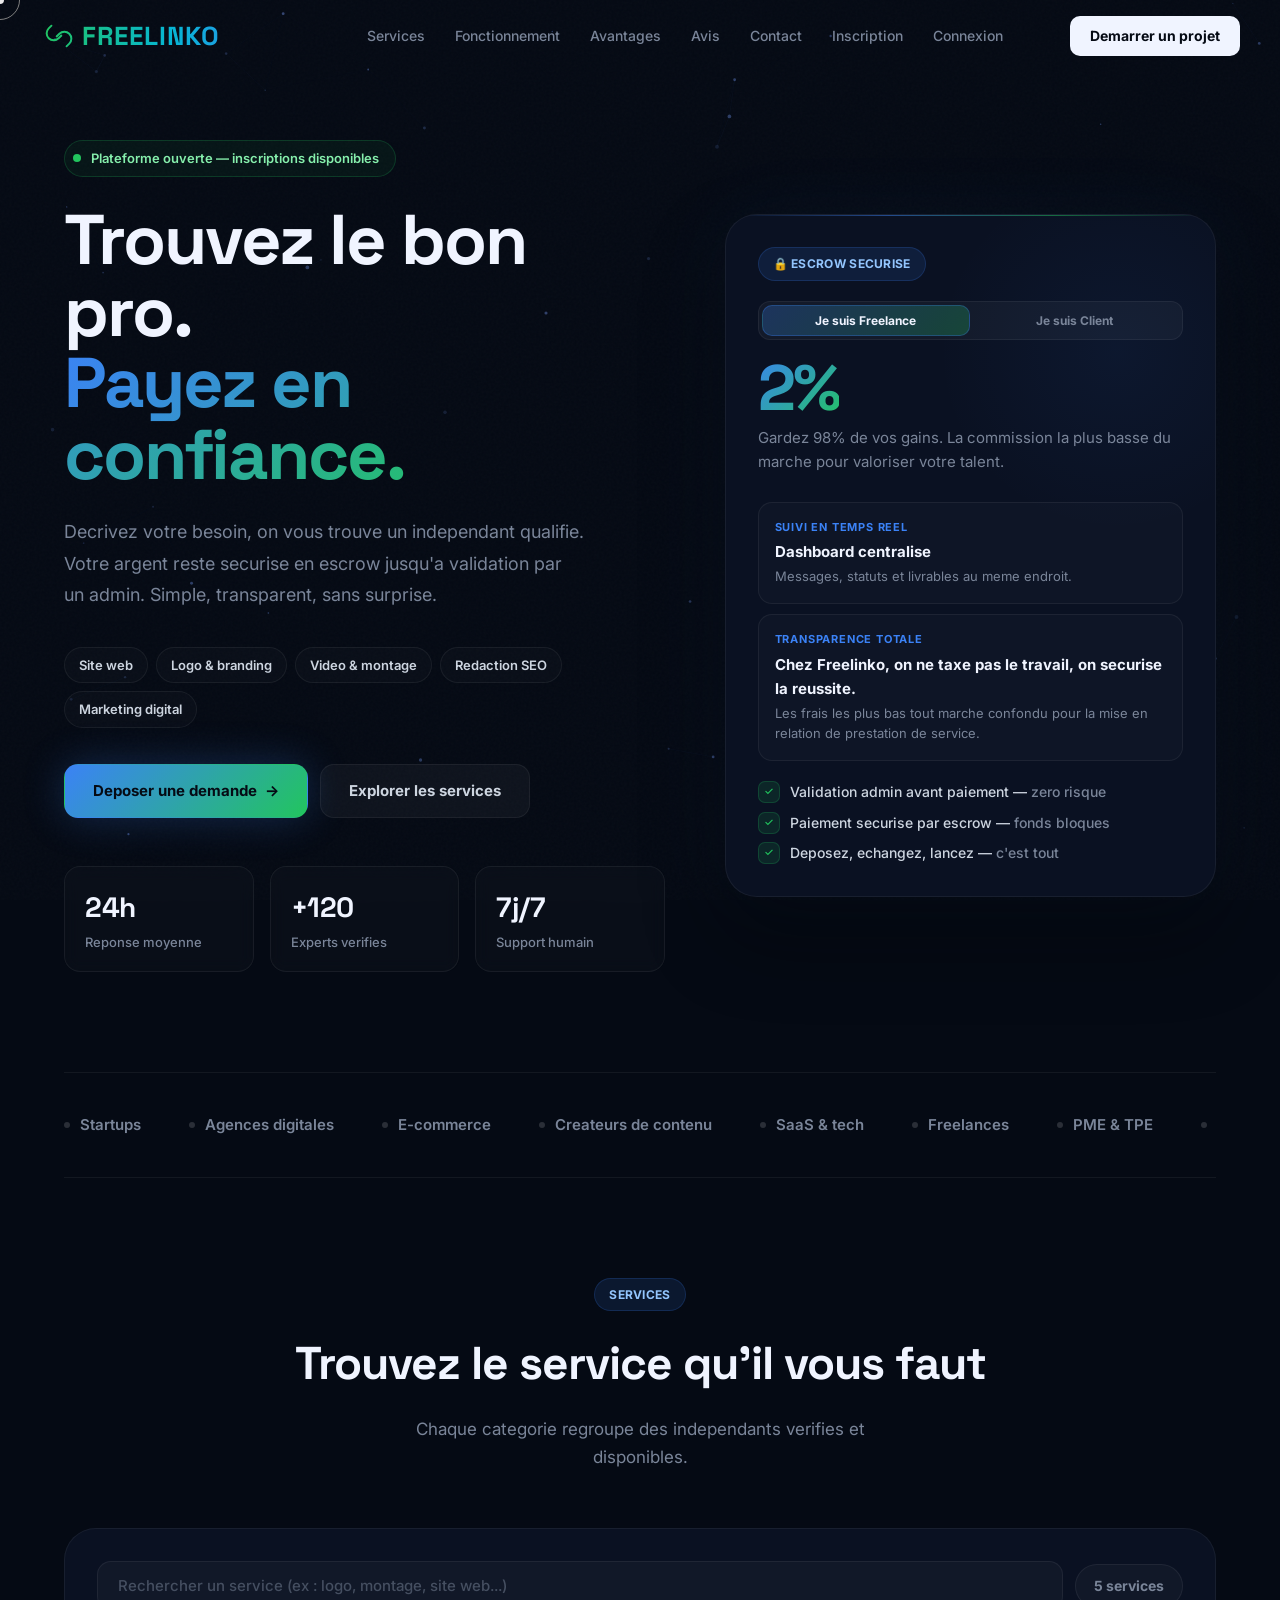
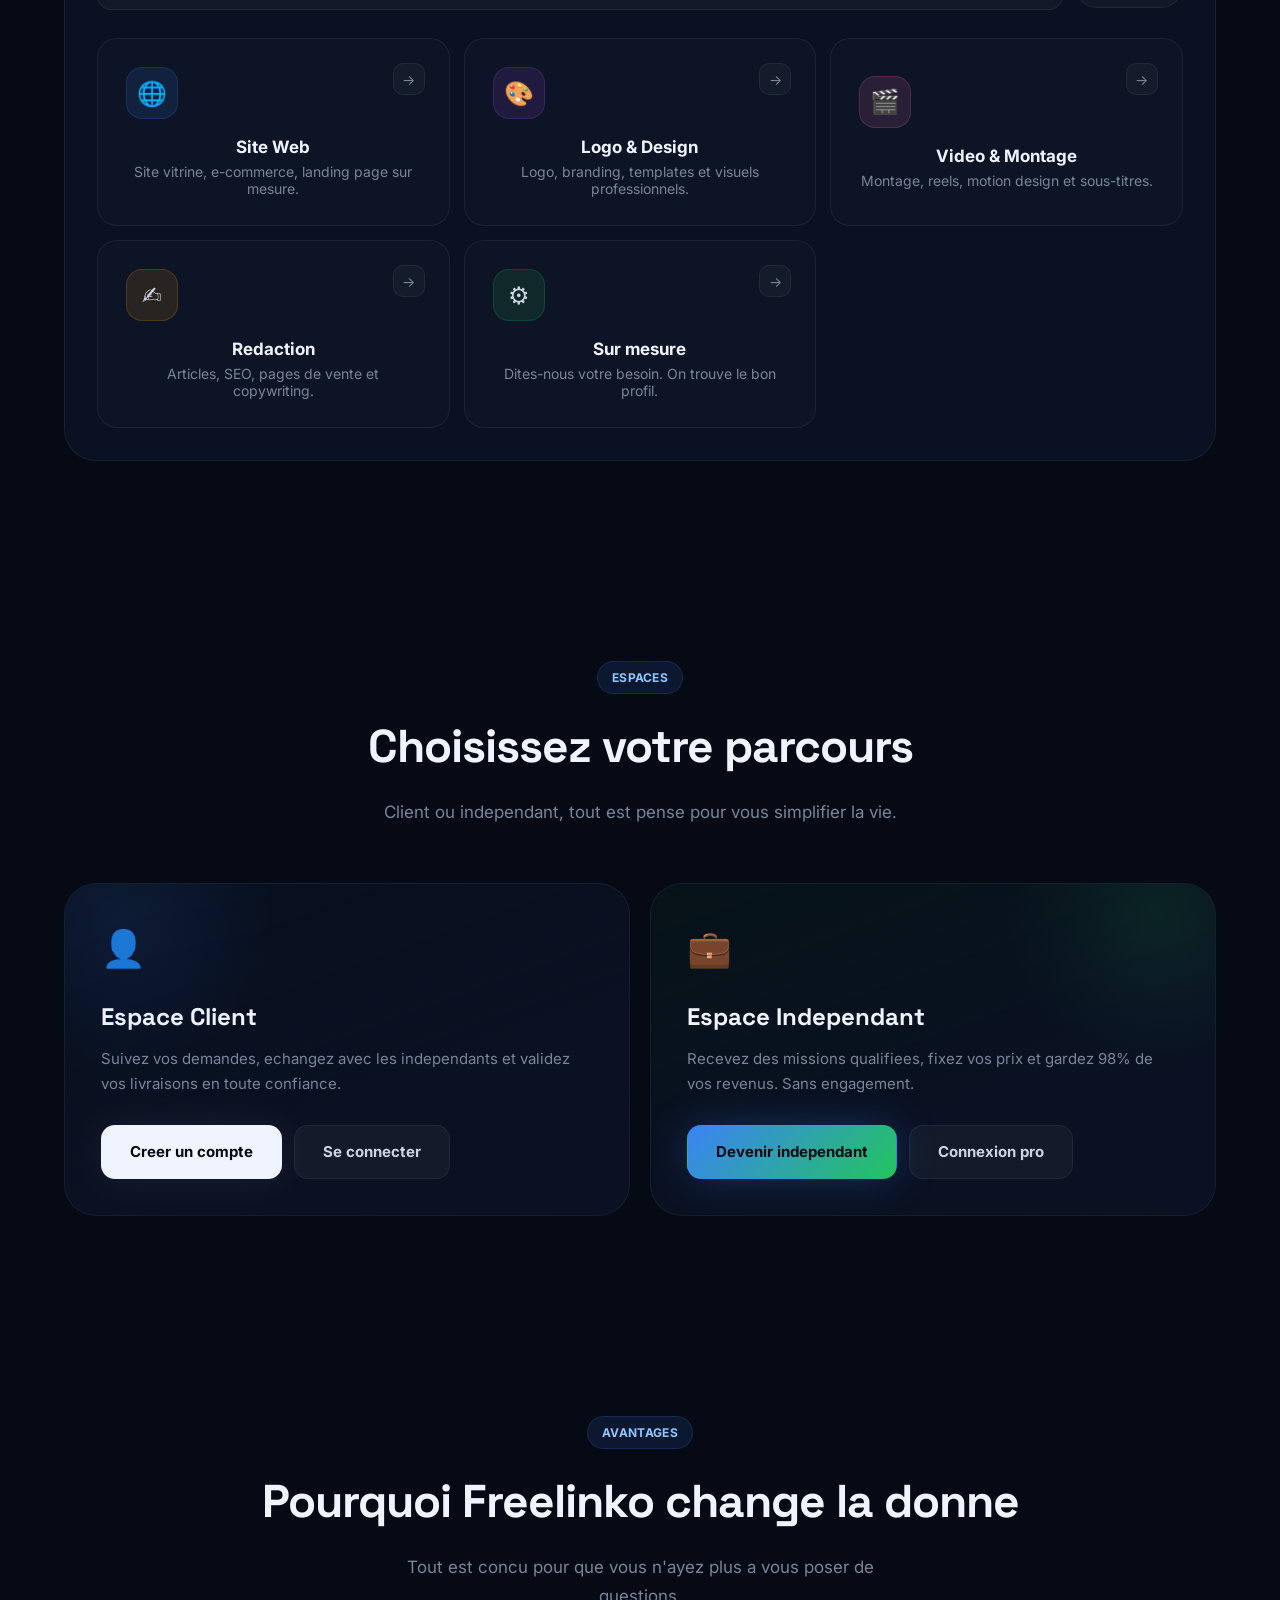
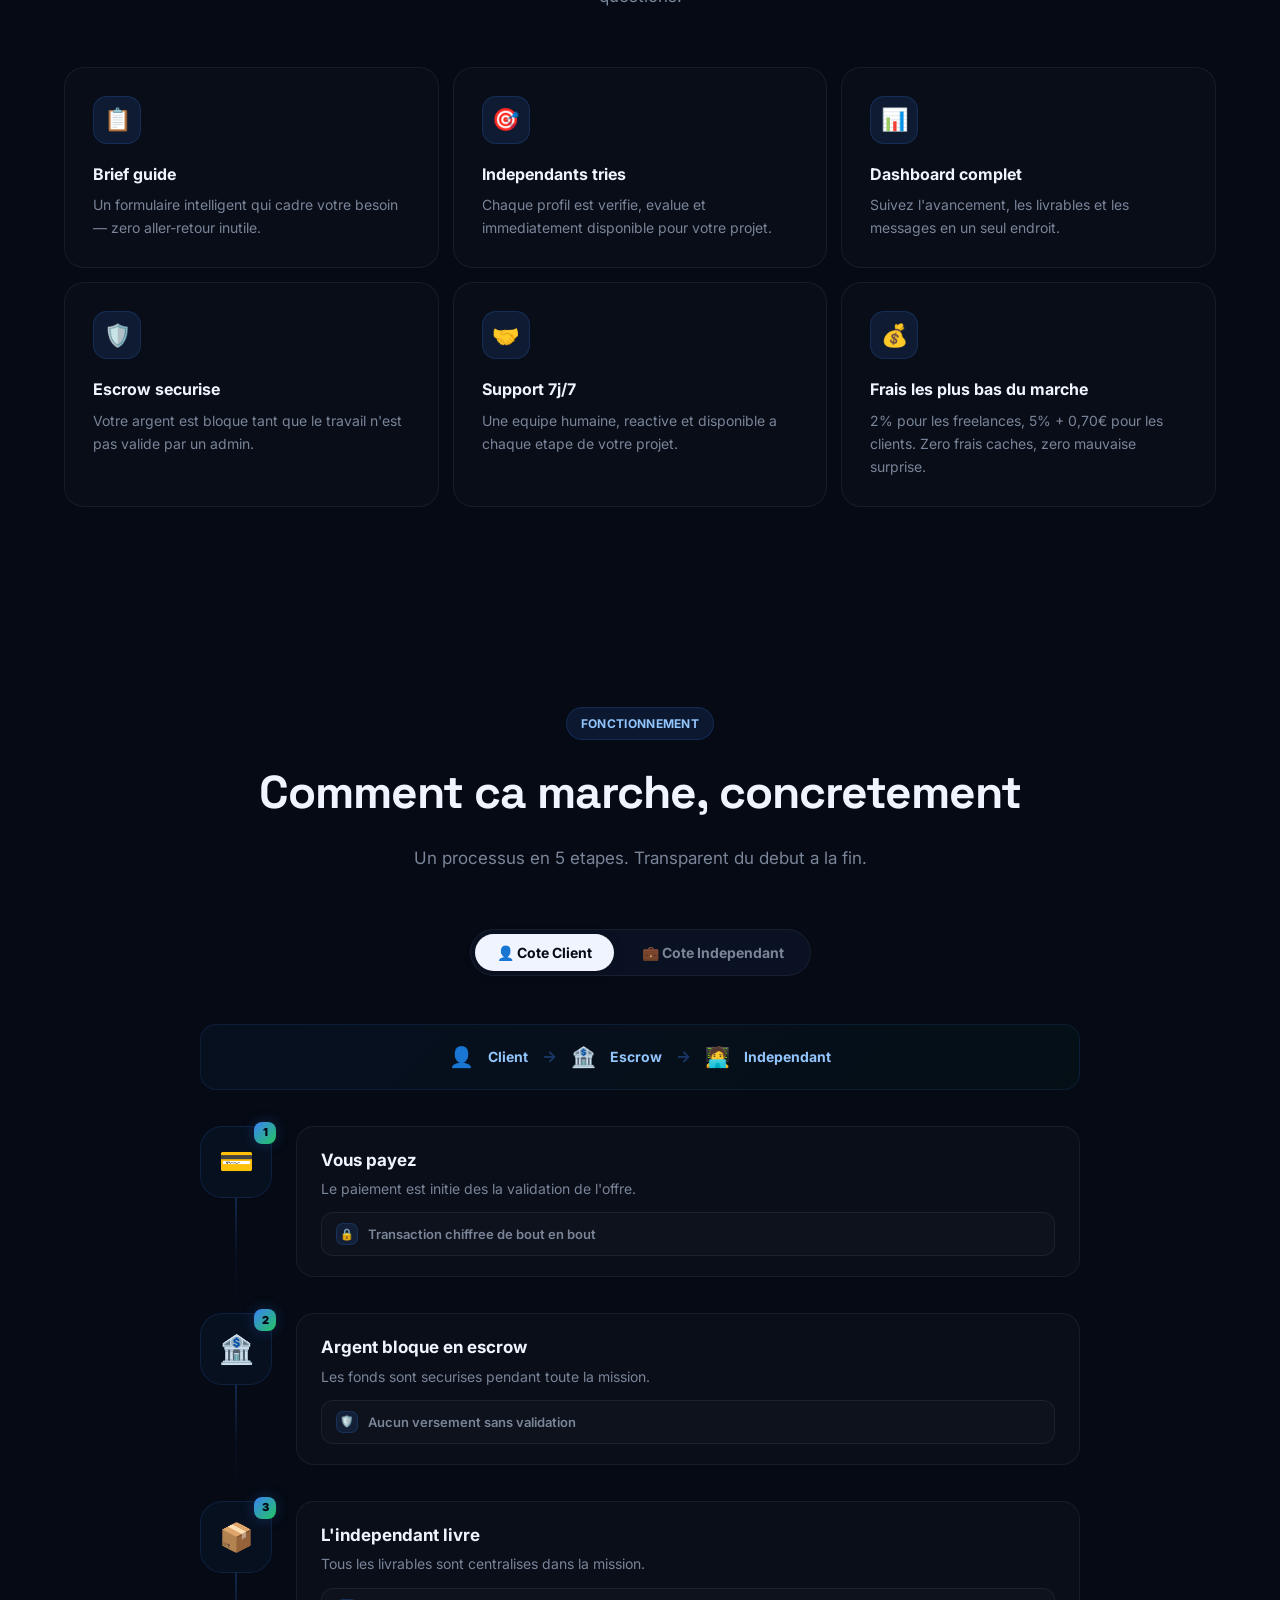
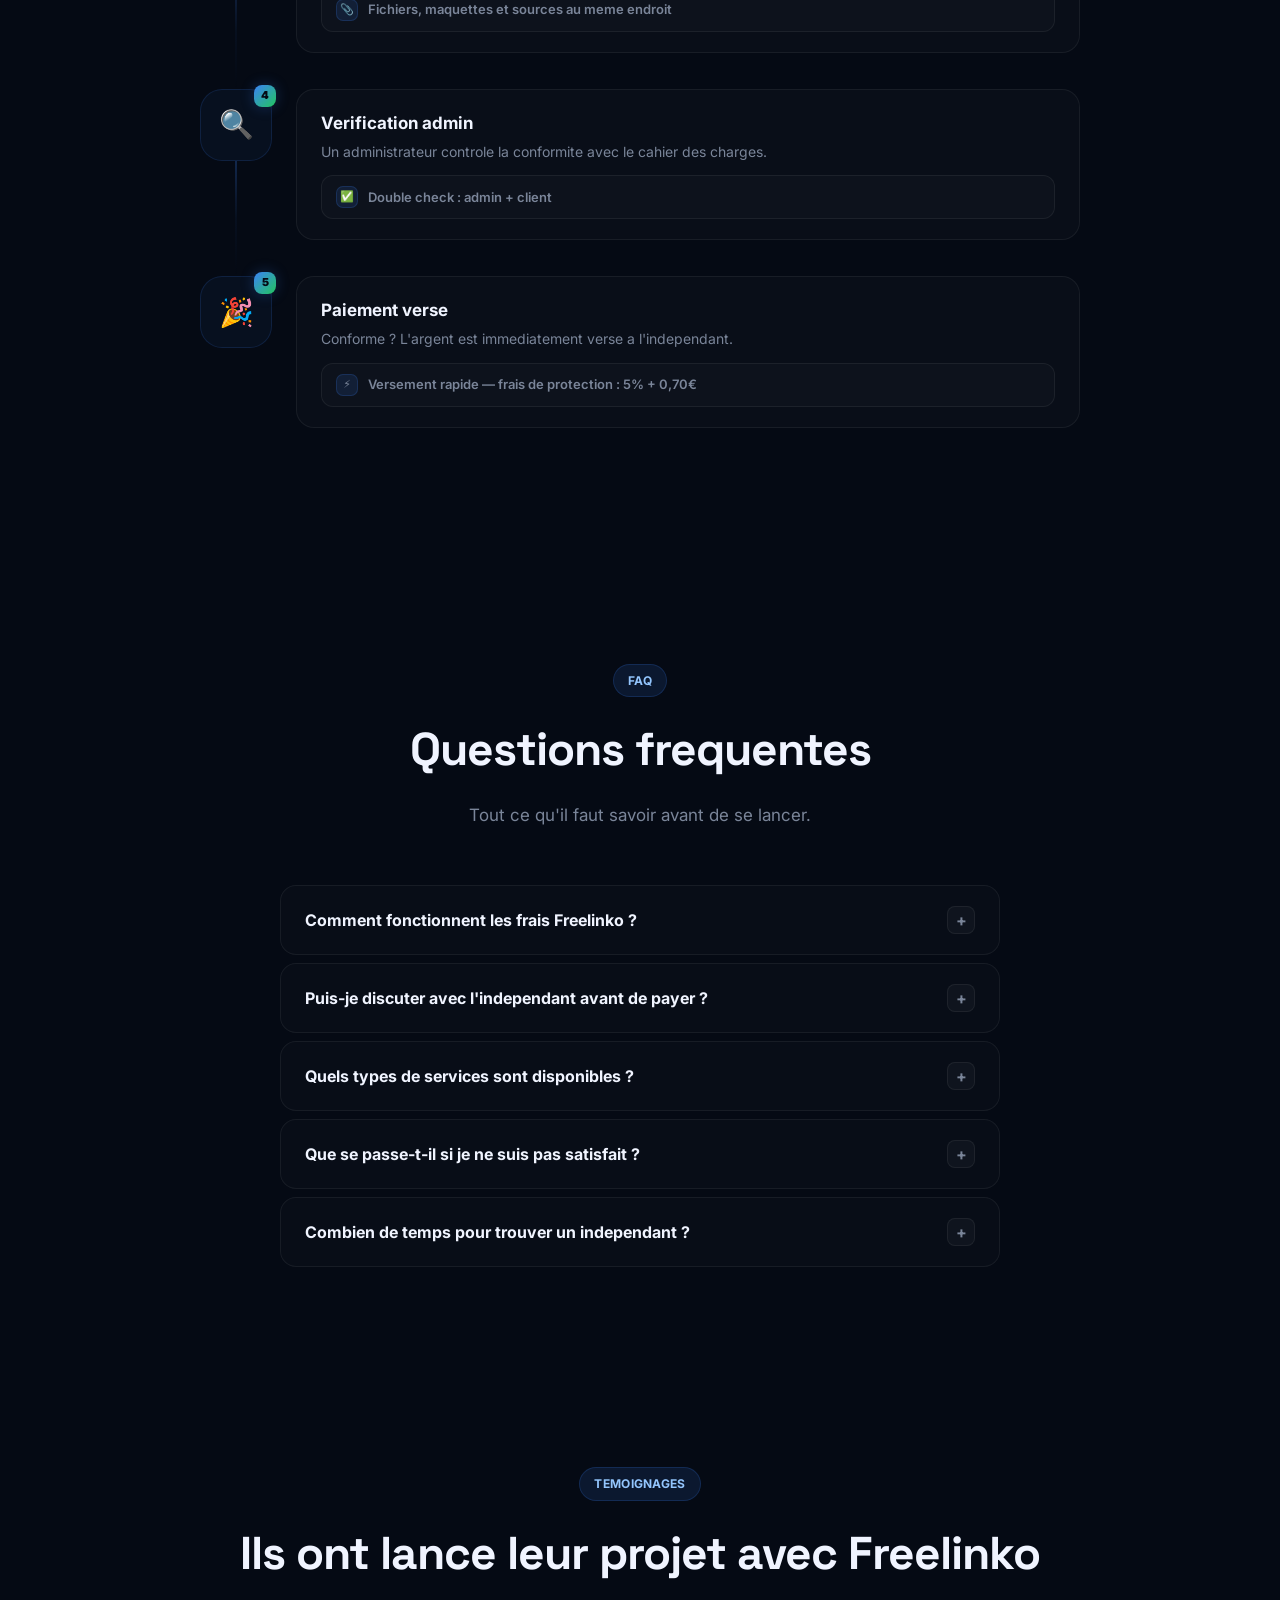
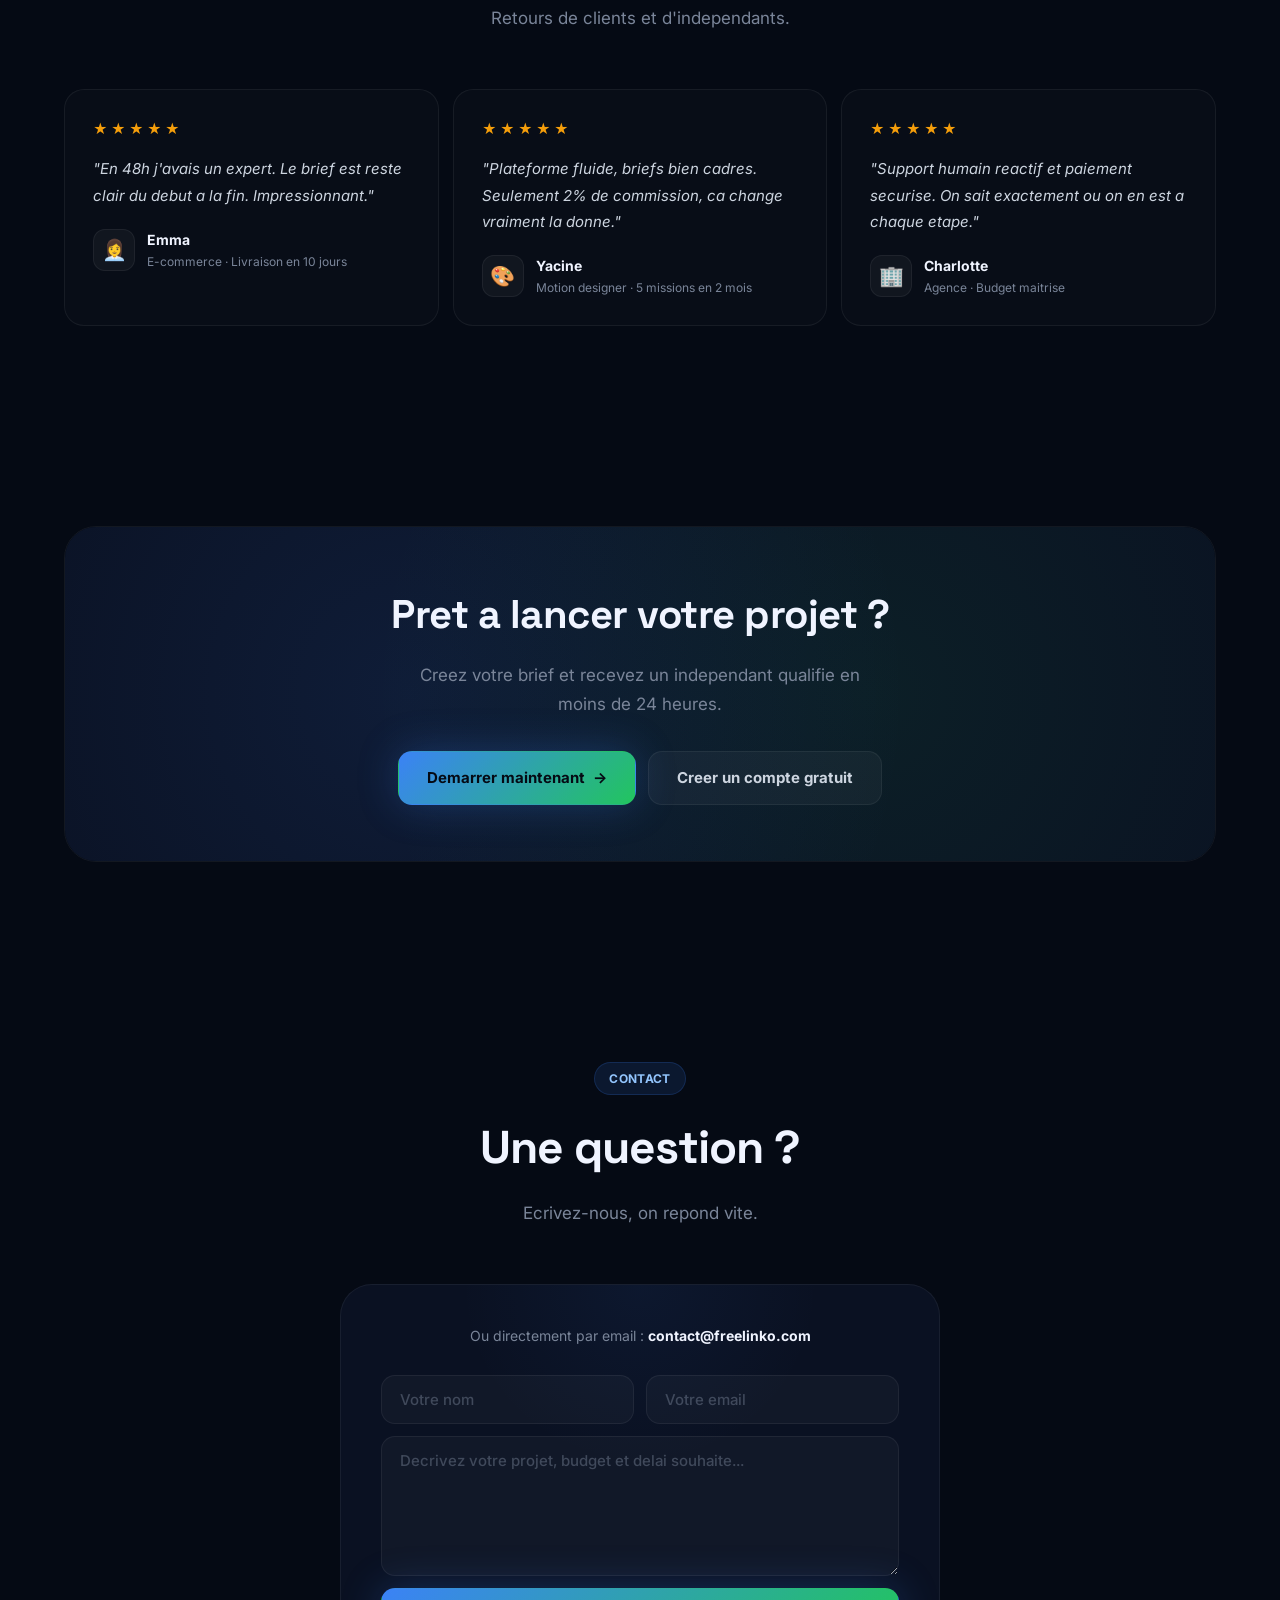
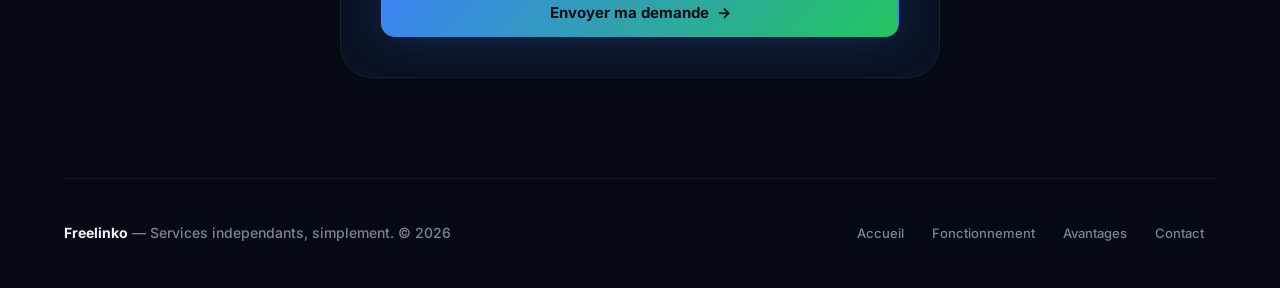
<file: index.html>
<!doctype html>
<html lang="fr">
<head>
  <meta charset="utf-8"/>
  <meta name="viewport" content="width=device-width,initial-scale=1"/>
  <title>Freelinko — Trouvez le bon independant, en toute confiance</title>
  <meta name="description" content="Freelinko met en relation clients et independants qualifies avec paiement escrow securise. Les frais les plus bas du marche, support humain 7j/7."/>
  <meta name="theme-color" content="#050a14"/>
  <meta property="og:title" content="Freelinko — Services independants, simplement"/>
  <meta property="og:description" content="Embauchez un professionnel qualifie en 2 minutes. Paiement securise par escrow, les frais les plus bas du marche."/>
  <meta property="og:type" content="website"/>
  <meta name="twitter:card" content="summary_large_image"/>
  <link rel="preconnect" href="https://fonts.googleapis.com">
  <link rel="preconnect" href="https://fonts.gstatic.com" crossorigin>
  <link href="https://fonts.googleapis.com/css2?family=Inter:wght@400;500;600;700;800;900&family=Space+Grotesk:wght@600;700&display=swap" rel="stylesheet">
  <style>
    *,*::before,*::after{box-sizing:border-box;margin:0;padding:0}
    :root{
      --bg:#050a14;--surface:#0a1122;--surface2:#0f1730;
      --border:rgba(255,255,255,.06);--border-hover:rgba(255,255,255,.12);
      --text:#cdd5e0;--text-secondary:#7a8599;--white:#f0f4ff;
      --blue:#3b82f6;--blue-soft:rgba(59,130,246,.12);--blue-glow:rgba(59,130,246,.25);
      --green:#22c55e;--green-soft:rgba(34,197,94,.12);--green-glow:rgba(34,197,94,.25);
      --purple:#a855f7;--purple-soft:rgba(168,85,247,.12);
      --amber:#f59e0b;--amber-soft:rgba(245,158,11,.12);
      --pink:#f472b6;--pink-soft:rgba(244,114,182,.12);
      --radius:16px;--radius-lg:24px;--radius-xl:32px;
      --ease:cubic-bezier(.22,1,.36,1);
      --font:'Inter',system-ui,-apple-system,sans-serif;
      --font-display:'Space Grotesk','Inter',sans-serif;
    }
    html{scroll-behavior:smooth;-webkit-text-size-adjust:100%;overflow-x:hidden;overflow-y:scroll}
    body{font-family:var(--font);background:var(--bg);color:var(--text);line-height:1.6;-webkit-font-smoothing:antialiased;-moz-osx-font-smoothing:grayscale}
    a{color:inherit;text-decoration:none}
    button{font-family:inherit;cursor:pointer}
    ::selection{background:rgba(59,130,246,.25);color:var(--white)}
    img{display:block;max-width:100%}

    /* ── LOADER ── */
    #loader{position:fixed;inset:0;z-index:9999;background:var(--bg);display:grid;place-items:center;transition:opacity .6s ease,visibility .6s ease}
    #loader.done{opacity:0;visibility:hidden;pointer-events:none}
    .spinner{width:40px;height:40px;border:3px solid var(--border);border-top-color:var(--blue);border-radius:50%;animation:spin .7s linear infinite}
    @keyframes spin{to{transform:rotate(360deg)}}

    /* ── CURSOR ── */
    .cursor{position:fixed;pointer-events:none;z-index:9998;mix-blend-mode:difference;transition:width .35s var(--ease),height .35s var(--ease),opacity .3s ease}
    .cursor-dot{width:8px;height:8px;background:var(--white);border-radius:50%;transform:translate(-50%,-50%)}
    .cursor-ring{width:40px;height:40px;border:1.5px solid rgba(255,255,255,.5);border-radius:50%;transform:translate(-50%,-50%);transition:width .3s var(--ease),height .3s var(--ease),border-color .3s ease}
    .cursor-ring.hover{width:64px;height:64px;border-color:var(--blue)}
    @media(pointer:coarse){.cursor{display:none}}

    /* ── LAYOUT ── */
    .wrap{max-width:1200px;margin:0 auto;padding:0 24px}
    section{position:relative;z-index:2}

    /* ── AMBIENT BG ── */
    #particles{position:fixed;inset:0;z-index:0;pointer-events:none}
    .grain{position:fixed;inset:0;z-index:1;pointer-events:none;opacity:.025;background:url("data:image/svg+xml,%3Csvg viewBox='0 0 512 512' xmlns='http://www.w3.org/2000/svg'%3E%3Cfilter id='n'%3E%3CfeTurbulence type='fractalNoise' baseFrequency='.7' numOctaves='4' stitchTiles='stitch'/%3E%3C/filter%3E%3Crect width='100%25' height='100%25' filter='url(%23n)'/%3E%3C/svg%3E") repeat}

    /* ── NAV ── */
    .nav-wrap{position:fixed;top:0;left:0;right:0;z-index:90;padding:16px 24px;transition:all .35s ease}
    .nav-wrap.scrolled{background:rgba(5,10,20,.82);backdrop-filter:blur(24px) saturate(1.4);border-bottom:1px solid var(--border)}
    .nav{max-width:1200px;margin:0 auto;display:flex;align-items:center;justify-content:space-between;gap:12px}
    .brand{display:flex;align-items:center;gap:10px;font-family:var(--font-display);font-weight:700;font-size:20px;color:var(--white);letter-spacing:-.3px}
    .logo-mark{width:36px;height:36px;border-radius:10px;background:linear-gradient(135deg,var(--blue),var(--green));display:grid;place-items:center;box-shadow:0 0 24px var(--blue-glow);transition:transform .3s var(--ease)}
    .logo-mark:hover{transform:scale(1.1) rotate(-3deg)}
    .logo-mark svg{width:20px;height:20px}
    .nav-links{display:flex;gap:2px;align-items:center}
    .nav-links a{padding:8px 14px;border-radius:10px;font-size:14px;font-weight:500;color:var(--text-secondary);transition:color .2s ease,background .2s ease}
    .nav-links a:hover{color:var(--white);background:rgba(255,255,255,.05)}
    .nav-cta{padding:9px 20px;border-radius:10px;border:none;background:var(--white);color:var(--bg);font-size:14px;font-weight:700;transition:transform .2s var(--ease),box-shadow .2s ease}
    .nav-cta:hover{transform:translateY(-1px);box-shadow:0 4px 20px rgba(240,244,255,.15)}
    .hamburger{display:none;width:40px;height:40px;border-radius:10px;border:1px solid var(--border);background:transparent;color:var(--white);place-items:center}
    @media(max-width:860px){
      .hamburger{display:grid}
      .nav-links{display:none;position:absolute;top:calc(100% + 8px);left:12px;right:12px;flex-direction:column;padding:12px;background:rgba(10,17,34,.96);backdrop-filter:blur(24px);border:1px solid var(--border);border-radius:var(--radius);box-shadow:0 24px 60px rgba(0,0,0,.5)}
      .nav-links.open{display:flex}
      .nav-links a{padding:14px 16px;font-size:15px}
      .nav-cta{display:none}
    }

    /* ── HERO ── */
    .hero{min-height:100vh;display:flex;align-items:center;padding:140px 0 100px;position:relative;z-index:2}
    .hero-inner{display:grid;grid-template-columns:1.1fr .9fr;gap:60px;align-items:center}
    @media(max-width:960px){.hero-inner{grid-template-columns:1fr;gap:40px}}

    .hero-eyebrow{display:inline-flex;align-items:center;gap:10px;padding:7px 16px 7px 8px;border-radius:999px;border:1px solid rgba(34,197,94,.2);background:rgba(34,197,94,.06);font-size:13px;font-weight:600;color:#86efac;margin-bottom:28px}
    .hero-eyebrow .live{width:8px;height:8px;border-radius:50%;background:var(--green);box-shadow:0 0 0 0 var(--green-glow);animation:livePulse 2s ease-in-out infinite}
    @keyframes livePulse{0%,100%{box-shadow:0 0 0 0 var(--green-glow)}50%{box-shadow:0 0 0 10px rgba(34,197,94,0)}}

    .hero h1{font-family:var(--font-display);font-size:clamp(38px,5.5vw,72px);font-weight:700;line-height:1.02;letter-spacing:-2px;color:var(--white);margin-bottom:24px}
    .hero h1 em{font-style:normal;background:linear-gradient(135deg,var(--blue),var(--green),var(--purple));background-size:250% auto;-webkit-background-clip:text;background-clip:text;-webkit-text-fill-color:transparent;animation:shimmer 6s ease infinite}
    @keyframes shimmer{0%,100%{background-position:0% center}50%{background-position:100% center}}

    .hero-desc{font-size:18px;line-height:1.75;color:var(--text-secondary);max-width:520px;margin-bottom:36px}

    .hero-tags{display:flex;flex-wrap:wrap;gap:8px;margin-bottom:36px}
    .htag{padding:7px 14px;border-radius:999px;border:1px solid var(--border);background:rgba(255,255,255,.02);font-size:13px;font-weight:600;color:var(--text);transition:all .25s var(--ease)}
    .htag:hover{border-color:var(--blue);background:var(--blue-soft);color:var(--white);transform:translateY(-2px)}

    .hero-ctas{display:flex;gap:12px;flex-wrap:wrap;margin-bottom:48px}
    .btn{display:inline-flex;align-items:center;gap:8px;padding:14px 28px;border-radius:14px;font-size:15px;font-weight:700;border:1px solid var(--border);background:rgba(255,255,255,.04);color:var(--text);transition:all .25s var(--ease);position:relative;overflow:hidden}
    .btn:hover{border-color:var(--border-hover);background:rgba(255,255,255,.07);transform:translateY(-2px);box-shadow:0 8px 30px rgba(0,0,0,.25)}
    .btn:active{transform:translateY(0)}
    .btn-primary{background:var(--white);color:var(--bg);border-color:transparent;box-shadow:0 0 40px rgba(240,244,255,.08)}
    .btn-primary:hover{box-shadow:0 0 50px rgba(240,244,255,.14),0 8px 30px rgba(0,0,0,.2);background:#fff}
    .btn-glow{background:linear-gradient(135deg,var(--blue),var(--green));color:#050a14;border-color:transparent;box-shadow:0 0 40px var(--blue-glow)}
    .btn-glow:hover{filter:brightness(1.1);box-shadow:0 0 60px var(--blue-glow),0 8px 30px rgba(0,0,0,.3)}
    .btn .arrow{transition:transform .2s ease}
    .btn:hover .arrow{transform:translateX(3px)}

    .hero-metrics{display:grid;grid-template-columns:repeat(3,1fr);gap:16px}
    @media(max-width:600px){.hero-metrics{grid-template-columns:1fr}}
    .metric{padding:18px 20px;border-radius:var(--radius);border:1px solid var(--border);background:rgba(255,255,255,.02);backdrop-filter:blur(8px);transition:all .3s var(--ease)}
    .metric:hover{border-color:var(--border-hover);background:rgba(255,255,255,.04)}
    .metric-val{font-family:var(--font-display);font-size:28px;font-weight:700;color:var(--white);letter-spacing:-.5px}
    .metric-label{font-size:13px;color:var(--text-secondary);font-weight:500;margin-top:2px}

    /* Hero panel */
    .hero-panel{border:1px solid var(--border);background:var(--surface);border-radius:var(--radius-xl);padding:32px;position:relative;overflow:hidden;box-shadow:0 0 80px rgba(59,130,246,.05),0 40px 80px rgba(0,0,0,.4)}
    .hero-panel::before{content:'';position:absolute;top:0;left:0;right:0;height:1px;background:linear-gradient(90deg,transparent,rgba(59,130,246,.5),rgba(34,197,94,.5),transparent)}
    .hero-panel::after{content:'';position:absolute;inset:0;background:radial-gradient(300px circle at 80% 20%,rgba(59,130,246,.06),transparent 60%);pointer-events:none}
    .panel-eyebrow{display:inline-flex;align-items:center;gap:8px;padding:6px 14px;border-radius:999px;background:var(--blue-soft);border:1px solid rgba(59,130,246,.18);font-size:12px;font-weight:700;color:#93c5fd;margin-bottom:20px;letter-spacing:.3px;text-transform:uppercase}
    .fee-toggle{display:flex;position:relative;border-radius:12px;border:1px solid var(--border);background:rgba(255,255,255,.04);padding:3px;margin-bottom:16px;z-index:2}
    .fee-tab{flex:1;padding:8px 14px;font-size:12px;font-weight:700;color:var(--text-secondary);background:transparent;border:none;cursor:pointer;border-radius:10px;transition:color .3s;position:relative;z-index:2;white-space:nowrap}
    .fee-tab.on{color:var(--white)}
    .fee-slider{position:absolute;top:3px;left:3px;width:calc(50% - 3px);height:calc(100% - 6px);border-radius:10px;background:linear-gradient(135deg,rgba(59,130,246,.25),rgba(34,197,94,.25));border:1px solid rgba(59,130,246,.3);transition:transform .35s cubic-bezier(.4,0,.2,1);z-index:1}
    .fee-slider.right{transform:translateX(100%)}
    .panel-big{font-family:var(--font-display);font-size:64px;font-weight:700;letter-spacing:-3px;line-height:1;color:var(--white);margin-bottom:6px;position:relative;z-index:1;transition:opacity .25s}
    .panel-big span{background:linear-gradient(135deg,var(--blue),var(--green));-webkit-background-clip:text;background-clip:text;-webkit-text-fill-color:transparent}
    .panel-sub{color:var(--text-secondary);font-size:15px;margin-bottom:28px;position:relative;z-index:1;transition:opacity .25s}
    .panel-feature{padding:16px;border-radius:14px;border:1px solid var(--border);background:rgba(255,255,255,.02);margin-bottom:10px;position:relative;z-index:1;transition:all .3s var(--ease)}
    .panel-feature:hover{border-color:var(--border-hover);background:rgba(255,255,255,.04)}
    .pf-label{font-size:11px;font-weight:700;text-transform:uppercase;letter-spacing:.8px;color:var(--blue);margin-bottom:4px}
    .pf-title{font-size:15px;font-weight:700;color:var(--white);margin-bottom:2px}
    .pf-desc{font-size:13px;color:var(--text-secondary)}
    .panel-checks{display:grid;gap:8px;margin-top:20px;position:relative;z-index:1}
    .pcheck{display:flex;gap:10px;align-items:flex-start;font-size:14px;font-weight:500;color:var(--text)}
    .pcheck-icon{width:22px;height:22px;border-radius:7px;display:grid;place-items:center;background:var(--green-soft);border:1px solid rgba(34,197,94,.2);flex-shrink:0;font-size:11px;color:var(--green)}
    .pcheck em{font-style:normal;color:var(--text-secondary)}

    /* ── MARQUEE ── */
    .marquee-section{padding:40px 0;border-top:1px solid var(--border);border-bottom:1px solid var(--border);overflow:hidden;position:relative;z-index:2}
    .marquee-track{display:flex;gap:48px;animation:marquee 30s linear infinite;width:max-content}
    .marquee-track:hover{animation-play-state:paused}
    .marquee-item{font-size:15px;font-weight:600;color:var(--text-secondary);white-space:nowrap;display:flex;align-items:center;gap:10px;transition:color .2s ease}
    .marquee-item:hover{color:var(--white)}
    .marquee-dot{width:6px;height:6px;border-radius:50%;background:rgba(255,255,255,.15)}
    @keyframes marquee{to{transform:translateX(-50%)}}

    /* ── SECTION HEADERS ── */
    .sh{text-align:center;margin-bottom:56px}
    .sh-badge{display:inline-flex;align-items:center;gap:8px;padding:6px 14px;border-radius:999px;border:1px solid rgba(59,130,246,.18);background:var(--blue-soft);font-size:12px;font-weight:700;color:#93c5fd;margin-bottom:16px;letter-spacing:.3px;text-transform:uppercase}
    .sh h2{font-family:var(--font-display);font-size:clamp(28px,4vw,46px);font-weight:700;letter-spacing:-1px;color:var(--white);margin-bottom:14px}
    .sh p{font-size:17px;color:var(--text-secondary);max-width:520px;margin:0 auto;line-height:1.7}

    /* ── SERVICES ── */
    .services-section{padding:100px 0}
    .services-box{padding:32px;border-radius:var(--radius-xl);border:1px solid var(--border);background:var(--surface)}
    .search-row{display:flex;gap:12px;align-items:center;margin-bottom:28px}
    .search-row input{flex:1;padding:14px 20px;border-radius:14px;border:1px solid var(--border);background:rgba(255,255,255,.03);color:var(--white);font-size:15px;font-weight:500;font-family:inherit;transition:all .25s ease}
    .search-row input:focus{outline:none;border-color:rgba(59,130,246,.4);box-shadow:0 0 0 4px rgba(59,130,246,.08);background:rgba(255,255,255,.05)}
    .search-row input::placeholder{color:rgba(122,133,153,.5)}
    .scount{padding:10px 18px;border-radius:999px;border:1px solid var(--border);background:rgba(255,255,255,.03);font-size:14px;font-weight:700;color:var(--text-secondary);white-space:nowrap}
    #serviceEmpty{display:none;padding:24px;border-radius:14px;border:1px dashed var(--border-hover);color:var(--text-secondary);font-weight:600;text-align:center}
    .sgrid{display:grid;grid-template-columns:repeat(3,1fr);gap:14px}
    @media(max-width:860px){.sgrid{grid-template-columns:repeat(2,1fr)}}
    @media(max-width:560px){.sgrid{grid-template-columns:1fr}}
    .scard{position:relative;border:1px solid var(--border);background:rgba(255,255,255,.015);border-radius:20px;padding:28px;cursor:pointer;color:var(--text);transition:all .4s var(--ease);overflow:hidden}
    .scard::before{content:'';position:absolute;inset:0;background:radial-gradient(250px circle at var(--mx,50%) var(--my,50%),rgba(59,130,246,.07),transparent 60%);opacity:0;transition:opacity .35s ease;pointer-events:none}
    .scard:hover::before{opacity:1}
    .scard:hover{border-color:rgba(59,130,246,.25);transform:translateY(-6px);box-shadow:0 24px 60px rgba(0,0,0,.25),0 0 40px rgba(59,130,246,.04)}
    .scard-icon{width:52px;height:52px;border-radius:16px;display:grid;place-items:center;font-size:24px;margin-bottom:18px;border:1px solid var(--border)}
    .scard-icon.ic-blue{background:var(--blue-soft);border-color:rgba(59,130,246,.18)}
    .scard-icon.ic-purple{background:var(--purple-soft);border-color:rgba(168,85,247,.18)}
    .scard-icon.ic-pink{background:var(--pink-soft);border-color:rgba(244,114,182,.18)}
    .scard-icon.ic-amber{background:var(--amber-soft);border-color:rgba(245,158,11,.18)}
    .scard-icon.ic-green{background:var(--green-soft);border-color:rgba(34,197,94,.18)}
    .scard h3{font-size:17px;font-weight:700;color:var(--white);margin-bottom:6px}
    .scard p{font-size:14px;color:var(--text-secondary);margin:0}
    .scard-arrow{position:absolute;top:24px;right:24px;width:32px;height:32px;border-radius:10px;display:grid;place-items:center;border:1px solid var(--border);background:rgba(255,255,255,.03);font-size:14px;color:var(--text-secondary);transition:all .25s var(--ease)}
    .scard:hover .scard-arrow{border-color:rgba(59,130,246,.3);color:var(--blue);background:var(--blue-soft);transform:translateX(2px)}

    /* ── SPACES ── */
    .spaces-section{padding:100px 0}
    .spaces-grid{display:grid;grid-template-columns:1fr 1fr;gap:20px}
    @media(max-width:760px){.spaces-grid{grid-template-columns:1fr}}
    .space{position:relative;border:1px solid var(--border);border-radius:var(--radius-xl);padding:36px;overflow:hidden;transition:all .4s var(--ease)}
    .space::before{content:'';position:absolute;inset:0;pointer-events:none}
    .space:hover{transform:translateY(-4px);box-shadow:0 30px 70px rgba(0,0,0,.35)}
    .space.is-client{background:linear-gradient(160deg,rgba(59,130,246,.05),var(--surface) 60%)}
    .space.is-client::before{background:radial-gradient(250px circle at 10% 10%,rgba(59,130,246,.1),transparent 60%)}
    .space.is-pro{background:linear-gradient(160deg,rgba(34,197,94,.05),var(--surface) 60%)}
    .space.is-pro::before{background:radial-gradient(250px circle at 90% 10%,rgba(34,197,94,.1),transparent 60%)}
    .space-emoji{font-size:36px;margin-bottom:20px;display:block}
    .space h3{font-family:var(--font-display);font-size:24px;font-weight:700;color:var(--white);margin-bottom:10px}
    .space>p{color:var(--text-secondary);font-size:15px;line-height:1.7;margin-bottom:28px}
    .space .hero-ctas{margin-bottom:0}

    /* ── FEATURES ── */
    .features-section{padding:100px 0}
    .fgrid{display:grid;grid-template-columns:repeat(3,1fr);gap:14px}
    @media(max-width:860px){.fgrid{grid-template-columns:repeat(2,1fr)}}
    @media(max-width:560px){.fgrid{grid-template-columns:1fr}}
    .fcard{padding:28px;border:1px solid var(--border);background:rgba(255,255,255,.015);border-radius:20px;transition:all .4s var(--ease)}
    .fcard:hover{border-color:var(--border-hover);background:rgba(255,255,255,.03);transform:translateY(-4px)}
    .fcard-icon{width:48px;height:48px;border-radius:14px;display:grid;place-items:center;font-size:22px;background:var(--blue-soft);border:1px solid rgba(59,130,246,.18);margin-bottom:18px}
    .fcard h3{font-size:16px;font-weight:700;color:var(--white);margin-bottom:6px}
    .fcard p{font-size:14px;color:var(--text-secondary);margin:0;line-height:1.65}

    /* ── FLOW SCHEMA ── */
    .flow-section{padding:100px 0}
    .flow-wrap{max-width:880px;margin:0 auto}
    .flow-tabs{display:flex;gap:6px;justify-content:center;margin-bottom:48px;padding:4px;border-radius:999px;border:1px solid var(--border);background:var(--surface);width:fit-content;margin-left:auto;margin-right:auto}
    .ftab{padding:10px 22px;border-radius:999px;border:none;background:transparent;color:var(--text-secondary);font-size:14px;font-weight:700;transition:all .3s var(--ease)}
    .ftab:hover{color:var(--white)}
    .ftab.on{background:var(--white);color:var(--bg);box-shadow:0 2px 12px rgba(0,0,0,.15)}

    .fpanel{display:none}
    .fpanel.on{display:block}

    .flow-banner{margin-bottom:36px;padding:16px 28px;border-radius:16px;border:1px solid rgba(59,130,246,.12);background:linear-gradient(135deg,rgba(59,130,246,.05),rgba(34,197,94,.03));display:flex;align-items:center;justify-content:center;gap:14px;flex-wrap:wrap;font-size:14px;font-weight:700;color:#93c5fd}
    .flow-banner .fc{font-size:20px;animation:fbob 2s ease-in-out infinite}
    .flow-banner .fc:nth-child(2){animation-delay:.3s}
    .flow-banner .fc:nth-child(3){animation-delay:.6s}
    @keyframes fbob{0%,100%{transform:translateY(0)}50%{transform:translateY(-3px)}}
    .flow-banner .fa{color:rgba(59,130,246,.35);font-size:16px;animation:fapulse 1.6s ease-in-out infinite}
    @keyframes fapulse{0%,100%{opacity:.35;transform:translateX(0)}50%{opacity:1;transform:translateX(3px)}}
    .fpanel.green .flow-banner{border-color:rgba(34,197,94,.12);background:linear-gradient(135deg,rgba(34,197,94,.05),rgba(59,130,246,.03));color:#86efac}
    .fpanel.green .flow-banner .fa{color:rgba(34,197,94,.35)}

    .flow-timeline{display:flex;flex-direction:column;gap:0;position:relative}
    .fnode{display:grid;grid-template-columns:72px 1fr;gap:24px;align-items:start;padding-bottom:36px;position:relative;opacity:0;transform:translateY(20px)}
    .fnode.in{animation:fnodeIn .6s var(--ease) forwards}
    .fnode:nth-child(2).in{animation-delay:.12s}
    .fnode:nth-child(3).in{animation-delay:.24s}
    .fnode:nth-child(4).in{animation-delay:.36s}
    .fnode:nth-child(5).in{animation-delay:.48s}
    @keyframes fnodeIn{to{opacity:1;transform:translateY(0)}}

    /* Vertical line */
    .fnode::before{content:'';position:absolute;left:35px;top:72px;bottom:0;width:2px;background:linear-gradient(180deg,rgba(59,130,246,.25),rgba(59,130,246,.05),transparent)}
    .fnode:last-child::before{display:none}
    .fpanel.green .fnode::before{background:linear-gradient(180deg,rgba(34,197,94,.25),rgba(34,197,94,.05),transparent)}

    /* Traveling dot */
    .fnode::after{content:'';position:absolute;left:31px;top:72px;width:10px;height:10px;border-radius:50%;background:var(--blue);box-shadow:0 0 14px var(--blue-glow);opacity:0}
    .fnode:last-child::after{display:none}
    .fnode.in::after{animation:dotGo 2.4s ease-in-out infinite .6s}
    @keyframes dotGo{0%{top:72px;opacity:.8}80%{opacity:.8}100%{top:calc(100% - 4px);opacity:0}}
    .fpanel.green .fnode::after{background:var(--green);box-shadow:0 0 14px var(--green-glow)}

    /* Circle */
    .fcircle{width:72px;height:72px;border-radius:22px;display:grid;place-items:center;font-size:28px;border:1px solid rgba(59,130,246,.15);background:rgba(59,130,246,.05);position:relative;transition:all .4s var(--ease);flex-shrink:0}
    .fcircle .num{position:absolute;top:-5px;right:-5px;width:22px;height:22px;border-radius:8px;background:linear-gradient(135deg,var(--blue),var(--green));color:#050a14;font-size:11px;font-weight:900;display:grid;place-items:center;box-shadow:0 0 14px var(--blue-glow)}
    .fcircle::before{content:'';position:absolute;inset:-5px;border-radius:26px;border:2px solid rgba(59,130,246,.15);opacity:0;animation:cping 3.5s ease-in-out infinite}
    .fnode:nth-child(1) .fcircle::before{animation-delay:0s}
    .fnode:nth-child(2) .fcircle::before{animation-delay:.7s}
    .fnode:nth-child(3) .fcircle::before{animation-delay:1.4s}
    .fnode:nth-child(4) .fcircle::before{animation-delay:2.1s}
    .fnode:nth-child(5) .fcircle::before{animation-delay:2.8s}
    @keyframes cping{0%,100%{opacity:0;transform:scale(1)}8%{opacity:1;transform:scale(1)}40%{opacity:0;transform:scale(1.4)}}
    .fnode:hover .fcircle{border-color:rgba(59,130,246,.35);background:rgba(59,130,246,.1);transform:scale(1.08);box-shadow:0 0 30px rgba(59,130,246,.1)}
    .fpanel.green .fcircle{border-color:rgba(34,197,94,.15);background:rgba(34,197,94,.05)}
    .fpanel.green .fcircle::before{border-color:rgba(34,197,94,.15)}
    .fpanel.green .fcircle .num{background:linear-gradient(135deg,var(--green),#16a34a);box-shadow:0 0 14px var(--green-glow)}
    .fpanel.green .fnode:hover .fcircle{border-color:rgba(34,197,94,.35);background:rgba(34,197,94,.1);box-shadow:0 0 30px rgba(34,197,94,.1)}

    /* Content card */
    .fcontent{padding:20px 24px;border-radius:18px;border:1px solid var(--border);background:rgba(255,255,255,.02);transition:all .35s var(--ease);position:relative;overflow:hidden}
    .fcontent::before{content:'';position:absolute;inset:0;background:radial-gradient(200px circle at var(--fx,50%) var(--fy,50%),rgba(59,130,246,.05),transparent 60%);opacity:0;transition:opacity .3s ease;pointer-events:none}
    .fnode:hover .fcontent::before{opacity:1}
    .fnode:hover .fcontent{border-color:var(--border-hover);background:rgba(255,255,255,.035);transform:translateX(4px)}
    .fcontent h4{font-size:17px;font-weight:700;color:var(--white);margin-bottom:4px}
    .fcontent>p{font-size:14px;color:var(--text-secondary);margin:0}
    .fcontent .detail{margin-top:12px;padding:10px 14px;border-radius:12px;border:1px solid var(--border);background:rgba(255,255,255,.02);font-size:13px;font-weight:600;color:var(--text-secondary);display:flex;align-items:center;gap:10px}
    .detail-ic{width:22px;height:22px;border-radius:7px;display:grid;place-items:center;font-size:11px;flex-shrink:0;background:var(--blue-soft);border:1px solid rgba(59,130,246,.18)}
    .fpanel.green .detail-ic{background:var(--green-soft);border-color:rgba(34,197,94,.18)}

    @media(max-width:600px){
      .fnode{grid-template-columns:52px 1fr;gap:16px}
      .fcircle{width:52px;height:52px;border-radius:16px;font-size:22px}
      .fcircle .num{width:18px;height:18px;font-size:10px;top:-4px;right:-4px;border-radius:6px}
      .fcircle::before{inset:-4px;border-radius:20px}
      .fnode::before{left:25px}
      .fnode::after{left:21px}
    }

    /* ── FAQ ── */
    .faq-section{padding:100px 0}
    .faq-list{max-width:720px;margin:0 auto;display:grid;gap:8px}
    .faq-item{border:1px solid var(--border);border-radius:var(--radius);background:rgba(255,255,255,.015);overflow:hidden;transition:border-color .3s ease}
    .faq-item:hover{border-color:var(--border-hover)}
    .faq-q{width:100%;padding:20px 24px;display:flex;align-items:center;justify-content:space-between;gap:16px;background:none;border:none;color:var(--white);font-size:16px;font-weight:700;text-align:left}
    .faq-ic{width:28px;height:28px;border-radius:8px;display:grid;place-items:center;border:1px solid var(--border);background:rgba(255,255,255,.03);flex-shrink:0;transition:all .35s var(--ease);color:var(--text-secondary);font-size:16px}
    .faq-item.open .faq-ic{background:var(--blue-soft);border-color:rgba(59,130,246,.25);color:var(--blue);transform:rotate(45deg)}
    .faq-a{max-height:0;overflow:hidden;transition:max-height .5s var(--ease)}
    .faq-item.open .faq-a{max-height:200px}
    .faq-a-inner{padding:0 24px 20px;color:var(--text-secondary);font-size:15px;line-height:1.75}

    /* ── TESTIMONIALS ── */
    .test-section{padding:100px 0}
    .tgrid{display:grid;grid-template-columns:repeat(3,1fr);gap:14px}
    @media(max-width:860px){.tgrid{grid-template-columns:repeat(2,1fr)}}
    @media(max-width:560px){.tgrid{grid-template-columns:1fr}}
    .tcard{border:1px solid var(--border);background:rgba(255,255,255,.015);border-radius:20px;padding:28px;transition:all .4s var(--ease)}
    .tcard:hover{border-color:var(--border-hover);transform:translateY(-4px)}
    .tcard-stars{color:var(--amber);font-size:14px;letter-spacing:3px;margin-bottom:16px}
    .tcard blockquote{font-size:15px;color:var(--text);line-height:1.75;margin-bottom:20px;font-style:italic}
    .tcard-author{display:flex;align-items:center;gap:12px}
    .tcard-av{width:42px;height:42px;border-radius:12px;display:grid;place-items:center;font-size:20px;background:rgba(255,255,255,.04);border:1px solid var(--border)}
    .tcard-name{font-size:14px;font-weight:700;color:var(--white)}
    .tcard-role{font-size:12px;color:var(--text-secondary)}

    /* ── CTA BANNER ── */
    .cta-section{padding:100px 0}
    .cta-banner{position:relative;border-radius:var(--radius-xl);padding:56px 40px;border:1px solid var(--border);overflow:hidden;text-align:center}
    .cta-banner::before{content:'';position:absolute;inset:0;background:radial-gradient(500px circle at 30% 50%,rgba(59,130,246,.1),transparent),radial-gradient(500px circle at 70% 50%,rgba(34,197,94,.08),transparent),var(--surface)}
    .cta-banner>*{position:relative;z-index:1}
    .cta-banner h3{font-family:var(--font-display);font-size:clamp(26px,3.5vw,40px);font-weight:700;color:var(--white);margin-bottom:14px;letter-spacing:-.5px}
    .cta-banner p{color:var(--text-secondary);font-size:17px;max-width:480px;margin:0 auto 32px;line-height:1.7}
    .cta-banner .hero-ctas{justify-content:center;margin-bottom:0}

    /* ── CONTACT ── */
    .contact-section{padding:100px 0}
    .contact-card{max-width:600px;margin:0 auto;padding:40px;border-radius:var(--radius-xl);border:1px solid var(--border);background:var(--surface);position:relative;overflow:hidden}
    .contact-card::before{content:'';position:absolute;inset:0;background:radial-gradient(300px circle at 50% 0,rgba(59,130,246,.06),transparent 60%);pointer-events:none}
    .contact-card>p{text-align:center;color:var(--text-secondary);font-size:14px;margin-bottom:28px;position:relative}
    .contact-card strong{color:var(--white)}
    .cform{display:grid;gap:12px;position:relative}
    .cform-row{display:grid;grid-template-columns:1fr 1fr;gap:12px}
    @media(max-width:560px){.cform-row{grid-template-columns:1fr}}
    .cform input,.cform textarea{width:100%;padding:14px 18px;border-radius:14px;border:1px solid var(--border);background:rgba(255,255,255,.03);color:var(--white);font-size:15px;font-weight:500;font-family:inherit;transition:all .25s ease}
    .cform input:focus,.cform textarea:focus{outline:none;border-color:rgba(59,130,246,.4);box-shadow:0 0 0 4px rgba(59,130,246,.08);background:rgba(255,255,255,.05)}
    .cform input::placeholder,.cform textarea::placeholder{color:rgba(122,133,153,.45)}
    .cform textarea{min-height:140px;resize:vertical}
    .cform .btn{width:100%;justify-content:center}

    /* ── FOOTER ── */
    footer{position:relative;z-index:2;padding:36px 0;border-top:1px solid var(--border)}
    .foot{display:flex;align-items:center;justify-content:space-between;gap:16px;flex-wrap:wrap}
    .foot-brand{font-size:14px;color:var(--text-secondary);font-weight:500}
    .foot-brand strong{color:var(--white);font-weight:700}
    .foot-links{display:flex;gap:4px}
    .foot-links a{padding:8px 12px;border-radius:8px;font-size:13px;font-weight:500;color:var(--text-secondary);transition:all .2s ease}
    .foot-links a:hover{color:var(--white);background:rgba(255,255,255,.04)}

    /* ── SCROLL TO TOP ── */
    #toTop{position:fixed;right:20px;bottom:20px;z-index:80;width:48px;height:48px;border-radius:14px;border:1px solid var(--border);background:rgba(10,17,34,.85);backdrop-filter:blur(12px);color:var(--white);display:grid;place-items:center;font-size:18px;box-shadow:0 8px 24px rgba(0,0,0,.3);opacity:0;transform:translateY(10px);pointer-events:none;transition:all .35s var(--ease)}
    #toTop.show{opacity:1;transform:translateY(0);pointer-events:auto}
    #toTop:hover{border-color:rgba(59,130,246,.3);background:var(--blue-soft)}

    /* ── REVEAL ── */
    .rv{opacity:0;transform:translateY(32px);transition:opacity .8s var(--ease),transform .8s var(--ease)}
    .rv.vis{opacity:1;transform:translateY(0)}
    .rv-d1{transition-delay:.1s}.rv-d2{transition-delay:.2s}.rv-d3{transition-delay:.3s}.rv-d4{transition-delay:.4s}.rv-d5{transition-delay:.5s}
  </style>
</head>
<body>

<div id="loader"><div class="spinner"></div></div>

<!-- Ambient -->
<canvas id="particles"></canvas>
<div class="grain"></div>

<!-- Custom cursor -->
<div class="cursor cursor-dot" id="curDot"></div>
<div class="cursor cursor-ring" id="curRing"></div>

<!-- NAV -->
<div class="nav-wrap" id="navWrap">
  <div class="nav">
    <a class="brand" href="#top">
      <svg height="38" viewBox="0 0 260 38" fill="none" xmlns="http://www.w3.org/2000/svg">
        <defs>
          <linearGradient id="logoGrad" x1="0" y1="0" x2="260" y2="0" gradientUnits="userSpaceOnUse">
            <stop offset="0%" stop-color="#22c55e"/>
            <stop offset="50%" stop-color="#06b6d4"/>
            <stop offset="100%" stop-color="#3b82f6"/>
          </linearGradient>
        </defs>
        <!-- Chain-link icon -->
        <path d="M8 22a8 8 0 010-11.3l2.8-2.8a1 1 0 011.4 1.4L9.4 12.1a6 6 0 008.5 8.5l2.8-2.8a1 1 0 011.4 1.4l-2.8 2.8A8 8 0 018 22z" fill="url(#logoGrad)"/>
        <path d="M30 16a8 8 0 010 11.3l-2.8 2.8a1 1 0 01-1.4-1.4l2.8-2.8a6 6 0 00-8.5-8.5l-2.8 2.8a1 1 0 01-1.4-1.4l2.8-2.8A8 8 0 0130 16z" fill="url(#logoGrad)"/>
        <!-- Text -->
        <text x="42" y="28" font-family="'Space Grotesk','Inter',sans-serif" font-weight="700" font-size="26" fill="url(#logoGrad)" letter-spacing="1">FREELINKO</text>
      </svg>
    </a>
    <nav class="nav-links" id="navLinks">
      <a href="#services">Services</a>
      <a href="#schema">Fonctionnement</a>
      <a href="#avantages">Avantages</a>
      <a href="#avis">Avis</a>
      <a href="#contact">Contact</a>
      <a href="inscription.html">Inscription</a>
      <a href="connexion.html">Connexion</a>
    </nav>
    <a class="nav-cta magnetic" href="request.html">Demarrer un projet</a>
    <button class="hamburger" id="hamburger" type="button" aria-label="Menu">
      <svg width="20" height="20" viewBox="0 0 20 20" fill="none"><path d="M3 5h14M3 10h14M3 15h14" stroke="currentColor" stroke-width="2" stroke-linecap="round"/></svg>
    </button>
  </div>
</div>

<div class="wrap">

  <!-- HERO -->
  <section class="hero" id="top">
    <div class="hero-inner">
      <div>
        <div class="hero-eyebrow rv"><span class="live"></span> Plateforme ouverte — inscriptions disponibles</div>

        <h1 class="rv rv-d1">Trouvez le bon pro.<br/><em>Payez en confiance.</em></h1>

        <p class="hero-desc rv rv-d2">Decrivez votre besoin, on vous trouve un independant qualifie. Votre argent reste securise en escrow jusqu'a validation par un admin. Simple, transparent, sans surprise.</p>

        <div class="hero-tags rv rv-d2">
          <span class="htag">Site web</span>
          <span class="htag">Logo & branding</span>
          <span class="htag">Video & montage</span>
          <span class="htag">Redaction SEO</span>
          <span class="htag">Marketing digital</span>
        </div>

        <div class="hero-ctas rv rv-d3">
          <a class="btn btn-glow magnetic" href="request.html">Deposer une demande <span class="arrow">&rarr;</span></a>
          <a class="btn magnetic" href="#services">Explorer les services</a>
        </div>

        <div class="hero-metrics rv rv-d3">
          <div class="metric">
            <div class="metric-val" data-count="24" data-suffix="h">&nbsp;</div>
            <div class="metric-label">Reponse moyenne</div>
          </div>
          <div class="metric">
            <div class="metric-val" data-count="120" data-prefix="+">&nbsp;</div>
            <div class="metric-label">Experts verifies</div>
          </div>
          <div class="metric">
            <div class="metric-val">7j/7</div>
            <div class="metric-label">Support humain</div>
          </div>
        </div>
      </div>

      <aside class="hero-panel rv rv-d2">
        <div class="panel-eyebrow">&#x1f512; Escrow securise</div>
        <!-- Toggle Freelance / Client -->
        <div class="fee-toggle" id="feeToggle">
          <button class="fee-tab on" data-fee="freelance" type="button">Je suis Freelance</button>
          <button class="fee-tab" data-fee="client" type="button">Je suis Client</button>
          <div class="fee-slider" id="feeSlider"></div>
        </div>
        <div class="panel-big" id="feeBig"><span id="feeValue">2%</span></div>
        <div class="panel-sub" id="feeSub">Gardez 98% de vos gains. La commission la plus basse du marche pour valoriser votre talent.</div>
        <div class="panel-feature">
          <div class="pf-label">Suivi en temps reel</div>
          <div class="pf-title">Dashboard centralise</div>
          <div class="pf-desc">Messages, statuts et livrables au meme endroit.</div>
        </div>
        <div class="panel-feature">
          <div class="pf-label">Transparence totale</div>
          <div class="pf-title">Chez Freelinko, on ne taxe pas le travail, on securise la reussite.</div>
          <div class="pf-desc">Les frais les plus bas tout marche confondu pour la mise en relation de prestation de service.</div>
        </div>
        <div class="panel-checks">
          <div class="pcheck"><span class="pcheck-icon">&#x2713;</span><div>Validation admin avant paiement — <em>zero risque</em></div></div>
          <div class="pcheck"><span class="pcheck-icon">&#x2713;</span><div>Paiement securise par escrow — <em>fonds bloques</em></div></div>
          <div class="pcheck"><span class="pcheck-icon">&#x2713;</span><div>Deposez, echangez, lancez — <em>c'est tout</em></div></div>
        </div>
      </aside>
    </div>
  </section>

  <!-- MARQUEE -->
  <div class="marquee-section">
    <div class="marquee-track" id="marquee">
      <span class="marquee-item"><span class="marquee-dot"></span>Startups</span>
      <span class="marquee-item"><span class="marquee-dot"></span>Agences digitales</span>
      <span class="marquee-item"><span class="marquee-dot"></span>E-commerce</span>
      <span class="marquee-item"><span class="marquee-dot"></span>Createurs de contenu</span>
      <span class="marquee-item"><span class="marquee-dot"></span>SaaS & tech</span>
      <span class="marquee-item"><span class="marquee-dot"></span>Freelances</span>
      <span class="marquee-item"><span class="marquee-dot"></span>PME & TPE</span>
      <span class="marquee-item"><span class="marquee-dot"></span>Associations</span>
      <!-- duplicated for infinite scroll -->
      <span class="marquee-item"><span class="marquee-dot"></span>Startups</span>
      <span class="marquee-item"><span class="marquee-dot"></span>Agences digitales</span>
      <span class="marquee-item"><span class="marquee-dot"></span>E-commerce</span>
      <span class="marquee-item"><span class="marquee-dot"></span>Createurs de contenu</span>
      <span class="marquee-item"><span class="marquee-dot"></span>SaaS & tech</span>
      <span class="marquee-item"><span class="marquee-dot"></span>Freelances</span>
      <span class="marquee-item"><span class="marquee-dot"></span>PME & TPE</span>
      <span class="marquee-item"><span class="marquee-dot"></span>Associations</span>
    </div>
  </div>

  <!-- SERVICES -->
  <section class="services-section" id="services">
    <div class="sh rv">
      <div class="sh-badge">Services</div>
      <h2>Trouvez le service qu'il vous faut</h2>
      <p>Chaque categorie regroupe des independants verifies et disponibles.</p>
    </div>
    <div class="services-box rv">
      <div class="search-row">
        <input id="sSearch" type="search" placeholder="Rechercher un service (ex : logo, montage, site web...)" aria-label="Rechercher"/>
        <div class="scount" id="sCount">5 services</div>
      </div>
      <div id="serviceEmpty">Aucun service ne correspond a votre recherche.</div>
      <div class="sgrid" role="list">
        <button class="scard magnetic" type="button" data-cat="Site Web" role="listitem">
          <div class="scard-icon ic-blue">&#x1f310;</div>
          <div class="scard-arrow">&rarr;</div>
          <h3>Site Web</h3>
          <p>Site vitrine, e-commerce, landing page sur mesure.</p>
        </button>
        <button class="scard magnetic" type="button" data-cat="Logo & Design" role="listitem">
          <div class="scard-icon ic-purple">&#x1f3a8;</div>
          <div class="scard-arrow">&rarr;</div>
          <h3>Logo & Design</h3>
          <p>Logo, branding, templates et visuels professionnels.</p>
        </button>
        <button class="scard magnetic" type="button" data-cat="Video & Montage" role="listitem">
          <div class="scard-icon ic-pink">&#x1f3ac;</div>
          <div class="scard-arrow">&rarr;</div>
          <h3>Video & Montage</h3>
          <p>Montage, reels, motion design et sous-titres.</p>
        </button>
        <button class="scard magnetic" type="button" data-cat="Redaction" role="listitem">
          <div class="scard-icon ic-amber">&#x270d;&#xfe0f;</div>
          <div class="scard-arrow">&rarr;</div>
          <h3>Redaction</h3>
          <p>Articles, SEO, pages de vente et copywriting.</p>
        </button>
        <button class="scard magnetic" type="button" data-cat="Autres services" role="listitem">
          <div class="scard-icon ic-green">&#x2699;&#xfe0f;</div>
          <div class="scard-arrow">&rarr;</div>
          <h3>Sur mesure</h3>
          <p>Dites-nous votre besoin. On trouve le bon profil.</p>
        </button>
      </div>
    </div>
  </section>

  <!-- SPACES -->
  <section class="spaces-section" id="espaces">
    <div class="sh rv">
      <div class="sh-badge">Espaces</div>
      <h2>Choisissez votre parcours</h2>
      <p>Client ou independant, tout est pense pour vous simplifier la vie.</p>
    </div>
    <div class="spaces-grid">
      <div class="space is-client rv">
        <span class="space-emoji">&#x1f464;</span>
        <h3>Espace Client</h3>
        <p>Suivez vos demandes, echangez avec les independants et validez vos livraisons en toute confiance.</p>
        <div class="hero-ctas">
          <a class="btn btn-primary magnetic" href="signup.html">Creer un compte</a>
          <a class="btn magnetic" href="login.html">Se connecter</a>
        </div>
      </div>
      <div class="space is-pro rv rv-d1">
        <span class="space-emoji">&#x1f4bc;</span>
        <h3>Espace Independant</h3>
        <p>Recevez des missions qualifiees, fixez vos prix et gardez 98% de vos revenus. Sans engagement.</p>
        <div class="hero-ctas">
          <a class="btn btn-glow magnetic" href="indep-signup.html">Devenir independant</a>
          <a class="btn magnetic" href="indep-login.html">Connexion pro</a>
        </div>
      </div>
    </div>
  </section>

  <!-- FEATURES -->
  <section class="features-section" id="avantages">
    <div class="sh rv">
      <div class="sh-badge">Avantages</div>
      <h2>Pourquoi Freelinko change la donne</h2>
      <p>Tout est concu pour que vous n'ayez plus a vous poser de questions.</p>
    </div>
    <div class="fgrid">
      <div class="fcard rv"><div class="fcard-icon">&#x1f4cb;</div><h3>Brief guide</h3><p>Un formulaire intelligent qui cadre votre besoin — zero aller-retour inutile.</p></div>
      <div class="fcard rv rv-d1"><div class="fcard-icon">&#x1f3af;</div><h3>Independants tries</h3><p>Chaque profil est verifie, evalue et immediatement disponible pour votre projet.</p></div>
      <div class="fcard rv rv-d2"><div class="fcard-icon">&#x1f4ca;</div><h3>Dashboard complet</h3><p>Suivez l'avancement, les livrables et les messages en un seul endroit.</p></div>
      <div class="fcard rv rv-d3"><div class="fcard-icon">&#x1f6e1;&#xfe0f;</div><h3>Escrow securise</h3><p>Votre argent est bloque tant que le travail n'est pas valide par un admin.</p></div>
      <div class="fcard rv rv-d4"><div class="fcard-icon">&#x1f91d;</div><h3>Support 7j/7</h3><p>Une equipe humaine, reactive et disponible a chaque etape de votre projet.</p></div>
      <div class="fcard rv rv-d5"><div class="fcard-icon">&#x1f4b0;</div><h3>Frais les plus bas du marche</h3><p>2% pour les freelances, 5% + 0,70&#x20ac; pour les clients. Zero frais caches, zero mauvaise surprise.</p></div>
    </div>
  </section>

  <!-- FLOW SCHEMA -->
  <section class="flow-section" id="schema">
    <div class="sh rv">
      <div class="sh-badge">Fonctionnement</div>
      <h2>Comment ca marche, concretement</h2>
      <p>Un processus en 5 etapes. Transparent du debut a la fin.</p>
    </div>
    <div class="flow-wrap rv">
      <div class="flow-tabs">
        <button class="ftab on" data-p="client" type="button">&#x1f464; Cote Client</button>
        <button class="ftab" data-p="indep" type="button">&#x1f4bc; Cote Independant</button>
      </div>

      <!-- CLIENT -->
      <div class="fpanel on" id="fp-client">
        <div class="flow-banner">
          <span class="fc">&#x1f464;</span> Client
          <span class="fa">&rarr;</span>
          <span class="fc">&#x1f3e6;</span> Escrow
          <span class="fa">&rarr;</span>
          <span class="fc">&#x1f9d1;&#x200d;&#x1f4bb;</span> Independant
        </div>
        <div class="flow-timeline" id="ft-client">
          <div class="fnode">
            <div class="fcircle">&#x1f4b3;<span class="num">1</span></div>
            <div class="fcontent"><h4>Vous payez</h4><p>Le paiement est initie des la validation de l'offre.</p><div class="detail"><span class="detail-ic">&#x1f512;</span>Transaction chiffree de bout en bout</div></div>
          </div>
          <div class="fnode">
            <div class="fcircle">&#x1f3e6;<span class="num">2</span></div>
            <div class="fcontent"><h4>Argent bloque en escrow</h4><p>Les fonds sont securises pendant toute la mission.</p><div class="detail"><span class="detail-ic">&#x1f6e1;&#xfe0f;</span>Aucun versement sans validation</div></div>
          </div>
          <div class="fnode">
            <div class="fcircle">&#x1f4e6;<span class="num">3</span></div>
            <div class="fcontent"><h4>L'independant livre</h4><p>Tous les livrables sont centralises dans la mission.</p><div class="detail"><span class="detail-ic">&#x1f4ce;</span>Fichiers, maquettes et sources au meme endroit</div></div>
          </div>
          <div class="fnode">
            <div class="fcircle">&#x1f50d;<span class="num">4</span></div>
            <div class="fcontent"><h4>Verification admin</h4><p>Un administrateur controle la conformite avec le cahier des charges.</p><div class="detail"><span class="detail-ic">&#x2705;</span>Double check : admin + client</div></div>
          </div>
          <div class="fnode">
            <div class="fcircle">&#x1f389;<span class="num">5</span></div>
            <div class="fcontent"><h4>Paiement verse</h4><p>Conforme ? L'argent est immediatement verse a l'independant.</p><div class="detail"><span class="detail-ic">&#x26a1;</span>Versement rapide — frais de protection : 5% + 0,70&#x20ac;</div></div>
          </div>
        </div>
      </div>

      <!-- INDEPENDANT -->
      <div class="fpanel green" id="fp-indep">
        <div class="flow-banner">
          <span class="fc">&#x1f9d1;&#x200d;&#x1f4bb;</span> Vous livrez
          <span class="fa">&rarr;</span>
          <span class="fc">&#x1f6e1;&#xfe0f;</span> Admin verifie
          <span class="fa">&rarr;</span>
          <span class="fc">&#x1f4b0;</span> Vous etes paye
        </div>
        <div class="flow-timeline" id="ft-indep">
          <div class="fnode">
            <div class="fcircle">&#x2705;<span class="num">1</span></div>
            <div class="fcontent"><h4>Le client confirme et paie</h4><p>La mission est financierement securisee avant production.</p><div class="detail"><span class="detail-ic">&#x1f512;</span>Garantie de paiement — travaillez sereinement</div></div>
          </div>
          <div class="fnode">
            <div class="fcircle">&#x1f3e6;<span class="num">2</span></div>
            <div class="fcontent"><h4>Fonds en escrow</h4><p>L'argent est protege jusqu'a la validation finale.</p><div class="detail"><span class="detail-ic">&#x1f6e1;&#xfe0f;</span>Zero risque d'impaye — garanti par Freelinko</div></div>
          </div>
          <div class="fnode">
            <div class="fcircle">&#x1f4e4;<span class="num">3</span></div>
            <div class="fcontent"><h4>Vous livrez</h4><p>Fichiers, sources, documentation — tout est centralise.</p><div class="detail"><span class="detail-ic">&#x1f4c1;</span>Upload simple, visible par toutes les parties</div></div>
          </div>
          <div class="fnode">
            <div class="fcircle">&#x1f50e;<span class="num">4</span></div>
            <div class="fcontent"><h4>Controle admin</h4><p>Verification des livrables vs. cahier des charges.</p><div class="detail"><span class="detail-ic">&#x1f4cb;</span>Verification objective et transparente</div></div>
          </div>
          <div class="fnode">
            <div class="fcircle">&#x1f4b0;<span class="num">5</span></div>
            <div class="fcontent"><h4>Commission -2%, puis versement</h4><p>Seulement 2% deduits, le reste credite sur votre compte.</p><div class="detail"><span class="detail-ic">&#x1f680;</span>98% pour vous — les frais les plus bas du marche</div></div>
          </div>
        </div>
      </div>
    </div>
  </section>

  <!-- FAQ -->
  <section class="faq-section">
    <div class="sh rv">
      <div class="sh-badge">FAQ</div>
      <h2>Questions frequentes</h2>
      <p>Tout ce qu'il faut savoir avant de se lancer.</p>
    </div>
    <div class="faq-list">
      <div class="faq-item rv"><button class="faq-q" type="button">Comment fonctionnent les frais Freelinko ?<span class="faq-ic">+</span></button><div class="faq-a"><div class="faq-a-inner">Les freelances paient 2% de commission a la validation finale — ils gardent 98% de leurs gains. Les clients paient 5% + 0,70&#x20ac; de frais de protection qui couvrent le sequestre, la verification admin et l'assurance litige. Pas de frais d'inscription, pas de frais caches.</div></div></div>
      <div class="faq-item rv rv-d1"><button class="faq-q" type="button">Puis-je discuter avec l'independant avant de payer ?<span class="faq-ic">+</span></button><div class="faq-a"><div class="faq-a-inner">Absolument. Vous echangez librement pour cadrer le perimetre, le budget et le delai avant tout engagement financier.</div></div></div>
      <div class="faq-item rv rv-d2"><button class="faq-q" type="button">Quels types de services sont disponibles ?<span class="faq-ic">+</span></button><div class="faq-a"><div class="faq-a-inner">Design, developpement, video, redaction, marketing digital et bien plus. Vous pouvez aussi soumettre un brief sur mesure.</div></div></div>
      <div class="faq-item rv rv-d3"><button class="faq-q" type="button">Que se passe-t-il si je ne suis pas satisfait ?<span class="faq-ic">+</span></button><div class="faq-a"><div class="faq-a-inner">L'argent reste bloque en escrow tant que la livraison n'est pas validee. Aucun paiement sans votre accord et la verification des livrables par un admin.</div></div></div>
      <div class="faq-item rv rv-d4"><button class="faq-q" type="button">Combien de temps pour trouver un independant ?<span class="faq-ic">+</span></button><div class="faq-a"><div class="faq-a-inner">En moyenne, vous recevez une proposition qualifiee en moins de 24 heures apres le depot de votre brief.</div></div></div>
    </div>
  </section>

  <!-- TESTIMONIALS -->
  <section class="test-section" id="avis">
    <div class="sh rv">
      <div class="sh-badge">Temoignages</div>
      <h2>Ils ont lance leur projet avec Freelinko</h2>
      <p>Retours de clients et d'independants.</p>
    </div>
    <div class="tgrid">
      <article class="tcard rv">
        <div class="tcard-stars">&#x2605;&#x2605;&#x2605;&#x2605;&#x2605;</div>
        <blockquote>"En 48h j'avais un expert. Le brief est reste clair du debut a la fin. Impressionnant."</blockquote>
        <div class="tcard-author"><div class="tcard-av">&#x1f469;&#x200d;&#x1f4bc;</div><div><div class="tcard-name">Emma</div><div class="tcard-role">E-commerce &middot; Livraison en 10 jours</div></div></div>
      </article>
      <article class="tcard rv rv-d1">
        <div class="tcard-stars">&#x2605;&#x2605;&#x2605;&#x2605;&#x2605;</div>
        <blockquote>"Plateforme fluide, briefs bien cadres. Seulement 2% de commission, ca change vraiment la donne."</blockquote>
        <div class="tcard-author"><div class="tcard-av">&#x1f3a8;</div><div><div class="tcard-name">Yacine</div><div class="tcard-role">Motion designer &middot; 5 missions en 2 mois</div></div></div>
      </article>
      <article class="tcard rv rv-d2">
        <div class="tcard-stars">&#x2605;&#x2605;&#x2605;&#x2605;&#x2605;</div>
        <blockquote>"Support humain reactif et paiement securise. On sait exactement ou on en est a chaque etape."</blockquote>
        <div class="tcard-author"><div class="tcard-av">&#x1f3e2;</div><div><div class="tcard-name">Charlotte</div><div class="tcard-role">Agence &middot; Budget maitrise</div></div></div>
      </article>
    </div>
  </section>

  <!-- CTA BANNER -->
  <section class="cta-section">
    <div class="cta-banner rv">
      <h3>Pret a lancer votre projet ?</h3>
      <p>Creez votre brief et recevez un independant qualifie en moins de 24 heures.</p>
      <div class="hero-ctas">
        <a class="btn btn-glow magnetic" href="request.html">Demarrer maintenant <span class="arrow">&rarr;</span></a>
        <a class="btn magnetic" href="signup.html">Creer un compte gratuit</a>
      </div>
    </div>
  </section>

  <!-- CONTACT -->
  <section class="contact-section" id="contact">
    <div class="sh rv">
      <div class="sh-badge">Contact</div>
      <h2>Une question ?</h2>
      <p>Ecrivez-nous, on repond vite.</p>
    </div>
    <div class="contact-card rv">
      <p>Ou directement par email : <strong>contact@freelinko.com</strong></p>
      <form class="cform" id="cForm">
        <div class="cform-row">
          <input type="text" name="name" placeholder="Votre nom" required/>
          <input type="email" name="email" placeholder="Votre email" required/>
        </div>
        <textarea name="message" placeholder="Decrivez votre projet, budget et delai souhaite..."></textarea>
        <button class="btn btn-glow magnetic" type="submit">Envoyer ma demande <span class="arrow">&rarr;</span></button>
      </form>
    </div>
  </section>

  <!-- FOOTER -->
  <footer>
    <div class="foot">
      <div class="foot-brand"><strong>Freelinko</strong> &mdash; Services independants, simplement. &copy; <span id="yr"></span></div>
      <div class="foot-links">
        <a href="#top">Accueil</a>
        <a href="#schema">Fonctionnement</a>
        <a href="#avantages">Avantages</a>
        <a href="#contact">Contact</a>
      </div>
    </div>
  </footer>
</div>

<button id="toTop" type="button" aria-label="Haut de page">&#x2191;</button>

<script>
// ── LOADER ──
window.addEventListener('load',()=>setTimeout(()=>document.getElementById('loader')?.classList.add('done'),350));

// ── YEAR ──
document.getElementById('yr').textContent=new Date().getFullYear();

// ── PARTICLES (canvas) ──
(function(){
  const c=document.getElementById('particles'),x=c.getContext('2d');
  let w,h,pts=[];
  function resize(){w=c.width=innerWidth;h=c.height=innerHeight}
  resize();window.addEventListener('resize',resize);
  for(let i=0;i<60;i++) pts.push({x:Math.random()*w,y:Math.random()*h,r:Math.random()*1.5+.5,dx:(Math.random()-.5)*.3,dy:(Math.random()-.5)*.3,o:Math.random()*.3+.1});
  let mouse={x:-999,y:-999};
  document.addEventListener('mousemove',e=>{mouse.x=e.clientX;mouse.y=e.clientY});
  function draw(){
    x.clearRect(0,0,w,h);
    pts.forEach(p=>{
      p.x+=p.dx;p.y+=p.dy;
      if(p.x<0)p.x=w;if(p.x>w)p.x=0;if(p.y<0)p.y=h;if(p.y>h)p.y=0;
      const d=Math.hypot(p.x-mouse.x,p.y-mouse.y);
      const glow=d<200?(.15*(1-d/200)):0;
      x.beginPath();x.arc(p.x,p.y,p.r,0,Math.PI*2);
      x.fillStyle=`rgba(120,160,255,${p.o+glow})`;x.fill();
    });
    // connections
    for(let i=0;i<pts.length;i++){
      for(let j=i+1;j<pts.length;j++){
        const d=Math.hypot(pts[i].x-pts[j].x,pts[i].y-pts[j].y);
        if(d<130){
          x.beginPath();x.moveTo(pts[i].x,pts[i].y);x.lineTo(pts[j].x,pts[j].y);
          x.strokeStyle=`rgba(100,150,255,${.06*(1-d/130)})`;x.lineWidth=.8;x.stroke();
        }
      }
    }
    requestAnimationFrame(draw);
  }
  draw();
})();

// ── CUSTOM CURSOR ──
(function(){
  const dot=document.getElementById('curDot'),ring=document.getElementById('curRing');
  if(!dot||!ring||matchMedia('(pointer:coarse)').matches) return;
  let mx=0,my=0,rx=0,ry=0;
  document.addEventListener('mousemove',e=>{mx=e.clientX;my=e.clientY;dot.style.left=mx+'px';dot.style.top=my+'px'});
  (function loop(){rx+=(mx-rx)*.15;ry+=(my-ry)*.15;ring.style.left=rx+'px';ring.style.top=ry+'px';requestAnimationFrame(loop)})();
  document.querySelectorAll('a,button,.scard,.fcard,.tcard,.metric,.faq-item').forEach(el=>{
    el.addEventListener('mouseenter',()=>ring.classList.add('hover'));
    el.addEventListener('mouseleave',()=>ring.classList.remove('hover'));
  });
})();

// ── MAGNETIC BUTTONS ──
document.querySelectorAll('.magnetic').forEach(el=>{
  el.addEventListener('mousemove',e=>{
    const r=el.getBoundingClientRect(),x=e.clientX-r.left-r.width/2,y=e.clientY-r.top-r.height/2;
    el.style.transform=`translate(${x*.15}px,${y*.15}px)`;
  });
  el.addEventListener('mouseleave',()=>{el.style.transform=''});
});

// ── NAV SCROLL ──
const nw=document.getElementById('navWrap');
const onScroll=()=>nw?.classList.toggle('scrolled',scrollY>50);
addEventListener('scroll',onScroll,{passive:true});onScroll();

// ── HAMBURGER ──
const hb=document.getElementById('hamburger'),nl=document.getElementById('navLinks');
if(hb&&nl){hb.addEventListener('click',()=>nl.classList.toggle('open'));nl.querySelectorAll('a').forEach(a=>a.addEventListener('click',()=>nl.classList.remove('open')))}

// ── SCROLL REVEAL ──
const io=new IntersectionObserver(es=>es.forEach(e=>{if(e.isIntersecting){e.target.classList.add('vis');io.unobserve(e.target)}}),{threshold:.08,rootMargin:'0px 0px -30px 0px'});
document.querySelectorAll('.rv').forEach(e=>io.observe(e));

// ── COUNTERS ──
const cio=new IntersectionObserver(es=>es.forEach(e=>{if(e.isIntersecting){const el=e.target,to=+el.dataset.count,pf=el.dataset.prefix||'',sf=el.dataset.suffix||'',dur=1200,st=performance.now();(function a(n){const p=Math.min((n-st)/dur,1),v=Math.round(to*(1-Math.pow(1-p,3)));el.textContent=pf+v+sf;if(p<1)requestAnimationFrame(a);else el.textContent=pf+to+sf})(st);cio.unobserve(el)}}),{threshold:.5});
document.querySelectorAll('[data-count]').forEach(e=>cio.observe(e));

// ── SERVICE CARDS SPOTLIGHT ──
document.querySelectorAll('.scard').forEach(c=>c.addEventListener('mousemove',e=>{const r=c.getBoundingClientRect();c.style.setProperty('--mx',(e.clientX-r.left)+'px');c.style.setProperty('--my',(e.clientY-r.top)+'px')}));

// ── SERVICE SEARCH ──
const scards=document.querySelectorAll('.scard'),sInput=document.getElementById('sSearch'),sCount=document.getElementById('sCount'),sEmpty=document.getElementById('serviceEmpty');
function updCount(n){if(sCount)sCount.textContent=n+' service'+(n>1?'s':'');if(sEmpty)sEmpty.style.display=n?'none':'block'}
if(sInput){sInput.addEventListener('input',e=>{const t=e.target.value.toLowerCase().trim();let v=0;scards.forEach(c=>{const m=!t||(c.dataset.cat||'').toLowerCase().includes(t)||c.textContent.toLowerCase().includes(t);c.style.display=m?'':'none';if(m)v++});updCount(v)});updCount(scards.length)}

// ── FLOW TABS ──
const ftabs=document.querySelectorAll('.ftab'),fpanels=document.querySelectorAll('.fpanel');
function animFlow(id){const p=document.getElementById('ft-'+id);if(!p)return;const ns=p.querySelectorAll('.fnode');ns.forEach(n=>n.classList.remove('in'));void p.offsetWidth;ns.forEach(n=>n.classList.add('in'))}
ftabs.forEach(t=>t.addEventListener('click',()=>{const tgt=t.dataset.p;ftabs.forEach(x=>x.classList.remove('on'));t.classList.add('on');fpanels.forEach(p=>p.classList.remove('on'));const p=document.getElementById('fp-'+tgt);if(p){p.classList.add('on');animFlow(tgt)}}));
// Trigger on scroll
const flowWrap=document.querySelector('.flow-wrap');
if(flowWrap){const fio=new IntersectionObserver(es=>es.forEach(e=>{if(e.isIntersecting){const ap=flowWrap.querySelector('.fpanel.on');if(ap)animFlow(ap.id.replace('fp-',''));fio.unobserve(e.target)}}),{threshold:.12});fio.observe(flowWrap)}

// Flow content spotlight
document.querySelectorAll('.fcontent').forEach(c=>c.addEventListener('mousemove',e=>{const r=c.getBoundingClientRect();c.style.setProperty('--fx',(e.clientX-r.left)+'px');c.style.setProperty('--fy',(e.clientY-r.top)+'px')}));

// ── FAQ ──
document.querySelectorAll('.faq-q').forEach(b=>b.addEventListener('click',()=>{const it=b.closest('.faq-item');if(!it)return;const was=it.classList.contains('open');document.querySelectorAll('.faq-item.open').forEach(i=>{if(i!==it){i.classList.remove('open');const ic=i.querySelector('.faq-ic');if(ic)ic.textContent='+'}});it.classList.toggle('open',!was)}));

// ── CONTACT FORM ──
const cf=document.getElementById('cForm');
if(cf)cf.addEventListener('submit',e=>{e.preventDefault();const b=cf.querySelector('.btn');const o=b.innerHTML;b.innerHTML='&#x2713; Envoye !';b.style.background='var(--green-soft)';b.style.borderColor='rgba(34,197,94,.3)';b.style.color='#86efac';setTimeout(()=>{b.innerHTML=o;b.style.cssText='';cf.reset()},2500)});

// ── SCROLL TO TOP ──
const tt=document.getElementById('toTop');
if(tt){addEventListener('scroll',()=>tt.classList.toggle('show',scrollY>500),{passive:true});tt.addEventListener('click',()=>scrollTo({top:0,behavior:'smooth'}))}

// ── FEE TOGGLE ──
const feeTabs=document.querySelectorAll('.fee-tab');
const feeSlider=document.getElementById('feeSlider');
const feeValue=document.getElementById('feeValue');
const feeSub=document.getElementById('feeSub');
const feeBig=document.getElementById('feeBig');
feeTabs.forEach(t=>t.addEventListener('click',()=>{
  const mode=t.dataset.fee;
  feeTabs.forEach(x=>x.classList.remove('on'));
  t.classList.add('on');
  if(mode==='client'){
    feeSlider.classList.add('right');
    feeBig.style.opacity='0';
    setTimeout(()=>{
      feeValue.textContent='5% + 0,70\u20ac';
      feeBig.style.fontSize='48px';
      feeSub.textContent='Protection Garantie & Sequestre. Payez le juste prix pour securiser votre projet de A a Z.';
      feeBig.style.opacity='1';
    },150);
  }else{
    feeSlider.classList.remove('right');
    feeBig.style.opacity='0';
    setTimeout(()=>{
      feeValue.textContent='2%';
      feeBig.style.fontSize='64px';
      feeSub.textContent='Gardez 98% de vos gains. La commission la plus basse du marche pour valoriser votre talent.';
      feeBig.style.opacity='1';
    },150);
  }
}));
</script>
</body>
</html>
</file>
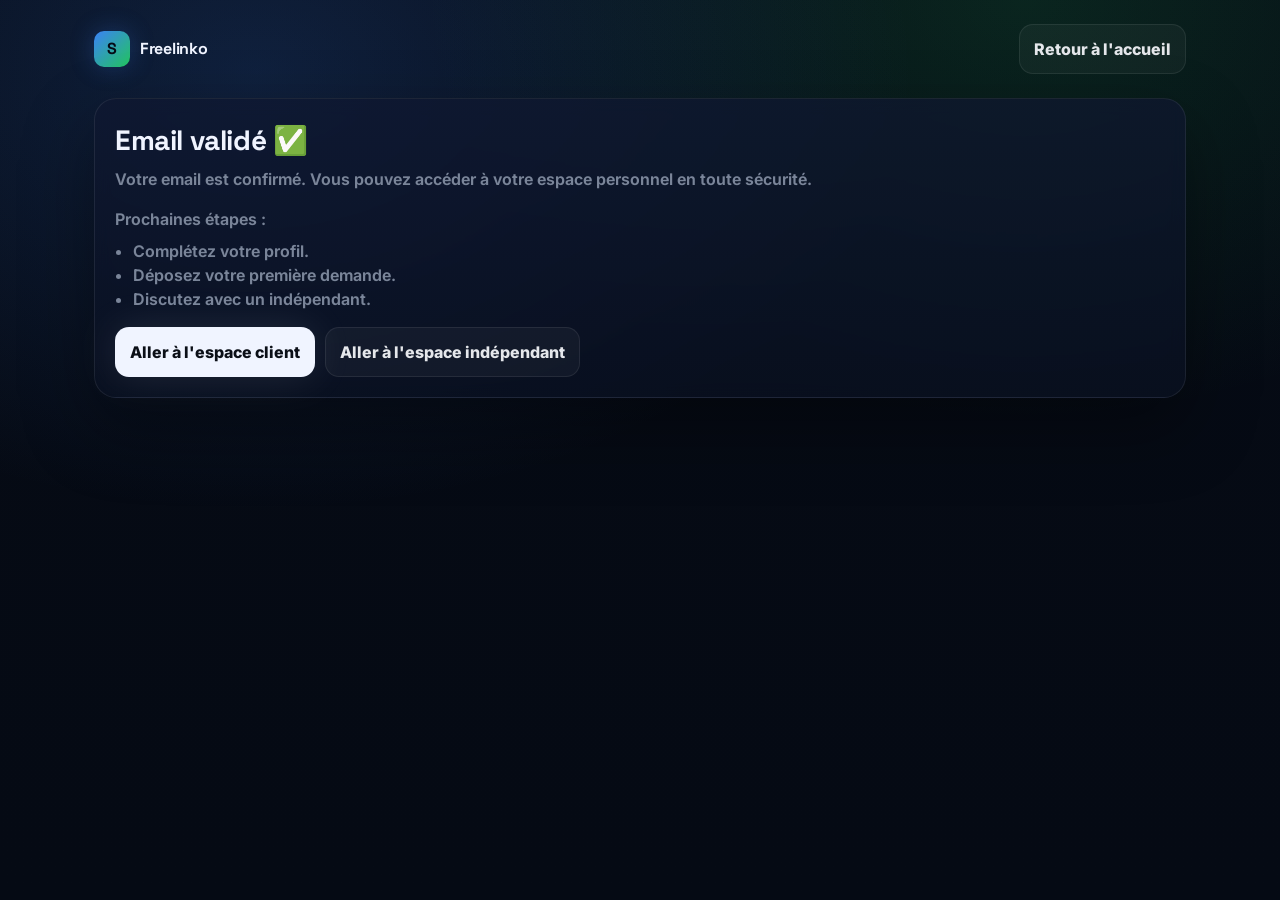
<file: confirmed.html>
<!doctype html>
<html lang="fr">
<head>
  <meta charset="utf-8" />
  <meta name="viewport" content="width=device-width,initial-scale=1" />
  <title>Freelinko — Email validé</title>
  <meta name="description" content="Confirmation email Freelinko." />
  <link rel="preconnect" href="https://fonts.googleapis.com">
  <link rel="preconnect" href="https://fonts.gstatic.com" crossorigin>
  <link href="https://fonts.googleapis.com/css2?family=Inter:wght@400;500;600;700;800;900&family=Space+Grotesk:wght@600;700&display=swap" rel="stylesheet">
  <link rel="stylesheet" href="site-theme.css" />
  <style>
    :root{
      --bg:#0b0f17;
      --card:#111827;
      --muted:#9ca3af;
      --text:#e5e7eb;
      --accent:#22c55e;
      --accent2:#60a5fa;
      --radius:18px;
      --shadow: 0 16px 40px rgba(0,0,0,.35);
      --shadow-soft: 0 12px 28px rgba(0,0,0,.32);
    }
    *{box-sizing:border-box}
    html{scroll-behavior:smooth}
    body{
      margin:0;
      min-height:100vh;
      font-family: ui-sans-serif, system-ui, -apple-system, Segoe UI, Roboto, Arial, "Apple Color Emoji","Segoe UI Emoji";
      background:
        radial-gradient(1200px 800px at 20% 10%, rgba(96,165,250,.2), transparent 55%),
        radial-gradient(900px 700px at 80% 0%, rgba(34,197,94,.18), transparent 55%),
        linear-gradient(180deg, rgba(7,11,18,.8), rgba(7,11,18,1)),
        var(--bg);
      color:var(--text);
      line-height:1.5;
    }
    a{color:inherit; text-decoration:none}
    ::selection{background:rgba(96,165,250,.35); color:#0b1220}
    .container{max-width:880px; margin:0 auto; padding:24px}
    .nav{display:flex; align-items:center; justify-content:space-between; gap:12px; margin-bottom:18px}
    .brand{display:flex; align-items:center; gap:10px; font-weight:800}
    .logo{
      width:36px; height:36px; border-radius:12px;
      background: linear-gradient(135deg, var(--accent2), var(--accent));
      display:grid; place-items:center; font-weight:900; color:#071018;
      box-shadow: 0 12px 26px rgba(96,165,250,.24);
    }
    .card{
      border:1px solid rgba(255,255,255,.10);
      background: rgba(17,24,39,.6);
      border-radius: var(--radius);
      padding:20px;
      box-shadow: var(--shadow-soft);
      backdrop-filter: blur(8px);
    }
    .card h1{margin:0 0 6px; font-size:28px}
    .hint{color:var(--muted); font-weight:650; margin:0 0 16px}
    .btn{
      display:inline-flex; align-items:center; justify-content:center;
      padding:12px 14px; border-radius:14px; font-weight:800; cursor:pointer;
      border:1px solid rgba(255,255,255,.10);
      background: rgba(255,255,255,.06);
      color:var(--text);
      transition: border-color .2s ease, background .2s ease, box-shadow .2s ease, transform .08s ease;
    }
    .btn:hover{border-color: rgba(255,255,255,.18); background: rgba(255,255,255,.1); box-shadow: 0 10px 18px rgba(0,0,0,.2)}
    .btn:active{transform: translateY(1px)}
    .btn.primary{
      background: linear-gradient(135deg, var(--accent2), var(--accent));
      border-color: transparent; color:#061019;
      box-shadow: 0 18px 30px rgba(34,197,94,.25);
    }
    .btn:focus-visible{outline:2px solid rgba(96,165,250,.7); outline-offset:2px}
    .actions{display:flex; gap:10px; flex-wrap:wrap}
  </style>
</head>
<body>
  <div class="container">
    <header class="nav">
      <a class="brand" href="index.html">
        <div class="logo">S</div>
        <div>Freelinko</div>
      </a>
      <a class="btn" href="index.html">Retour à l'accueil</a>
    </header>

    <section class="card">
      <h1>Email validé ✅</h1>
      <p class="hint">Votre email est confirmé. Vous pouvez accéder à votre espace personnel en toute sécurité.</p>
      <div class="hint">
        Prochaines étapes :
        <ul style="margin:8px 0 0; padding-left:18px">
          <li>Complétez votre profil.</li>
          <li>Déposez votre première demande.</li>
          <li>Discutez avec un indépendant.</li>
        </ul>
      </div>
      <div class="actions">
        <a class="btn primary" href="dashboard.html">Aller à l'espace client</a>
        <a class="btn" href="indep-dashboard.html">Aller à l'espace indépendant</a>
      </div>
    </section>
  </div>
</body>
</html>
</file>
<file: site-theme.css>
:root{
  --bg:#050a14;
  --surface:#0a1122;
  --surface2:#0f1730;
  --border:rgba(255,255,255,.08);
  --border-hover:rgba(255,255,255,.18);
  --text:#cdd5e0;
  --text-secondary:#7a8599;
  --white:#f0f4ff;
  --blue:#3b82f6;
  --blue-soft:rgba(59,130,246,.12);
  --blue-glow:rgba(59,130,246,.25);
  --green:#22c55e;
  --green-soft:rgba(34,197,94,.12);
  --green-glow:rgba(34,197,94,.25);
  --radius:18px;
  --font:'Inter',system-ui,-apple-system,sans-serif;
  --font-display:'Space Grotesk','Inter',sans-serif;
}

*{box-sizing:border-box}
body{
  font-family:var(--font)!important;
  color:var(--text)!important;
  background:
    radial-gradient(1200px 800px at 20% 8%, rgba(59,130,246,.18), transparent 55%),
    radial-gradient(1000px 700px at 80% 0%, rgba(34,197,94,.14), transparent 60%),
    linear-gradient(180deg, rgba(5,10,20,.85), rgba(5,10,20,1)),
    var(--bg)!important;
}

.container{max-width:1140px!important;padding:24px!important}
.nav{margin-bottom:24px!important}
.brand{font-family:var(--font-display)!important;color:var(--white)!important;letter-spacing:-.3px}
.logo{
  border-radius:10px!important;
  background:linear-gradient(135deg,var(--blue),var(--green))!important;
  color:#050a14!important;
  box-shadow:0 0 24px var(--blue-glow)!important;
}

.card,.chat-main,.modal,.notif-popup{
  border:1px solid var(--border)!important;
  background:linear-gradient(180deg, rgba(15,23,48,.72), rgba(10,17,34,.72))!important;
  border-radius:22px!important;
  box-shadow:0 30px 70px rgba(0,0,0,.35)!important;
  backdrop-filter:blur(14px) saturate(1.15);
}

h1,h2,h3{color:var(--white)!important;font-family:var(--font-display)!important;letter-spacing:-.4px}
.hint,.helper,.meta,.sub,.status,.progressText{color:var(--text-secondary)!important}

.btn{
  border:1px solid var(--border)!important;
  background:rgba(255,255,255,.04)!important;
  color:var(--text)!important;
  border-radius:14px!important;
  transition:all .25s ease!important;
}
.btn:hover{border-color:var(--border-hover)!important;background:rgba(255,255,255,.08)!important;transform:translateY(-2px)}
.btn.primary{
  background:var(--white)!important;
  color:var(--bg)!important;
  border-color:transparent!important;
  box-shadow:0 0 40px rgba(240,244,255,.1)!important;
}
.btn.danger{background:rgba(244,63,94,.14)!important;border-color:rgba(244,63,94,.35)!important;color:#fda4af!important}
.btn.success{background:var(--green-soft)!important;border-color:rgba(34,197,94,.35)!important;color:#86efac!important}

input,select,textarea{
  border:1px solid var(--border)!important;
  background:rgba(255,255,255,.03)!important;
  color:var(--white)!important;
  border-radius:14px!important;
}
input:focus,select:focus,textarea:focus,input:focus-visible,select:focus-visible,textarea:focus-visible{
  outline:none!important;
  border-color:rgba(59,130,246,.45)!important;
  box-shadow:0 0 0 4px rgba(59,130,246,.12)!important;
}

.sideNote,.stepsNote,.flow-banner{
  border:1px dashed rgba(59,130,246,.35)!important;
  background:rgba(59,130,246,.08)!important;
  color:#bfdbfe!important;
}

.stat,.req-item,.file-item,.fcard,.scard,.panel-feature,.chat-sidebar .req-item{
  border:1px solid var(--border)!important;
  background:rgba(255,255,255,.025)!important;
}
.req-item.active{border-color:rgba(59,130,246,.45)!important;background:rgba(59,130,246,.14)!important}

.pill{border-color:rgba(59,130,246,.32)!important;background:rgba(59,130,246,.15)!important;color:#bfdbfe!important}

::selection{background:rgba(59,130,246,.25);color:var(--white)}
</file>
